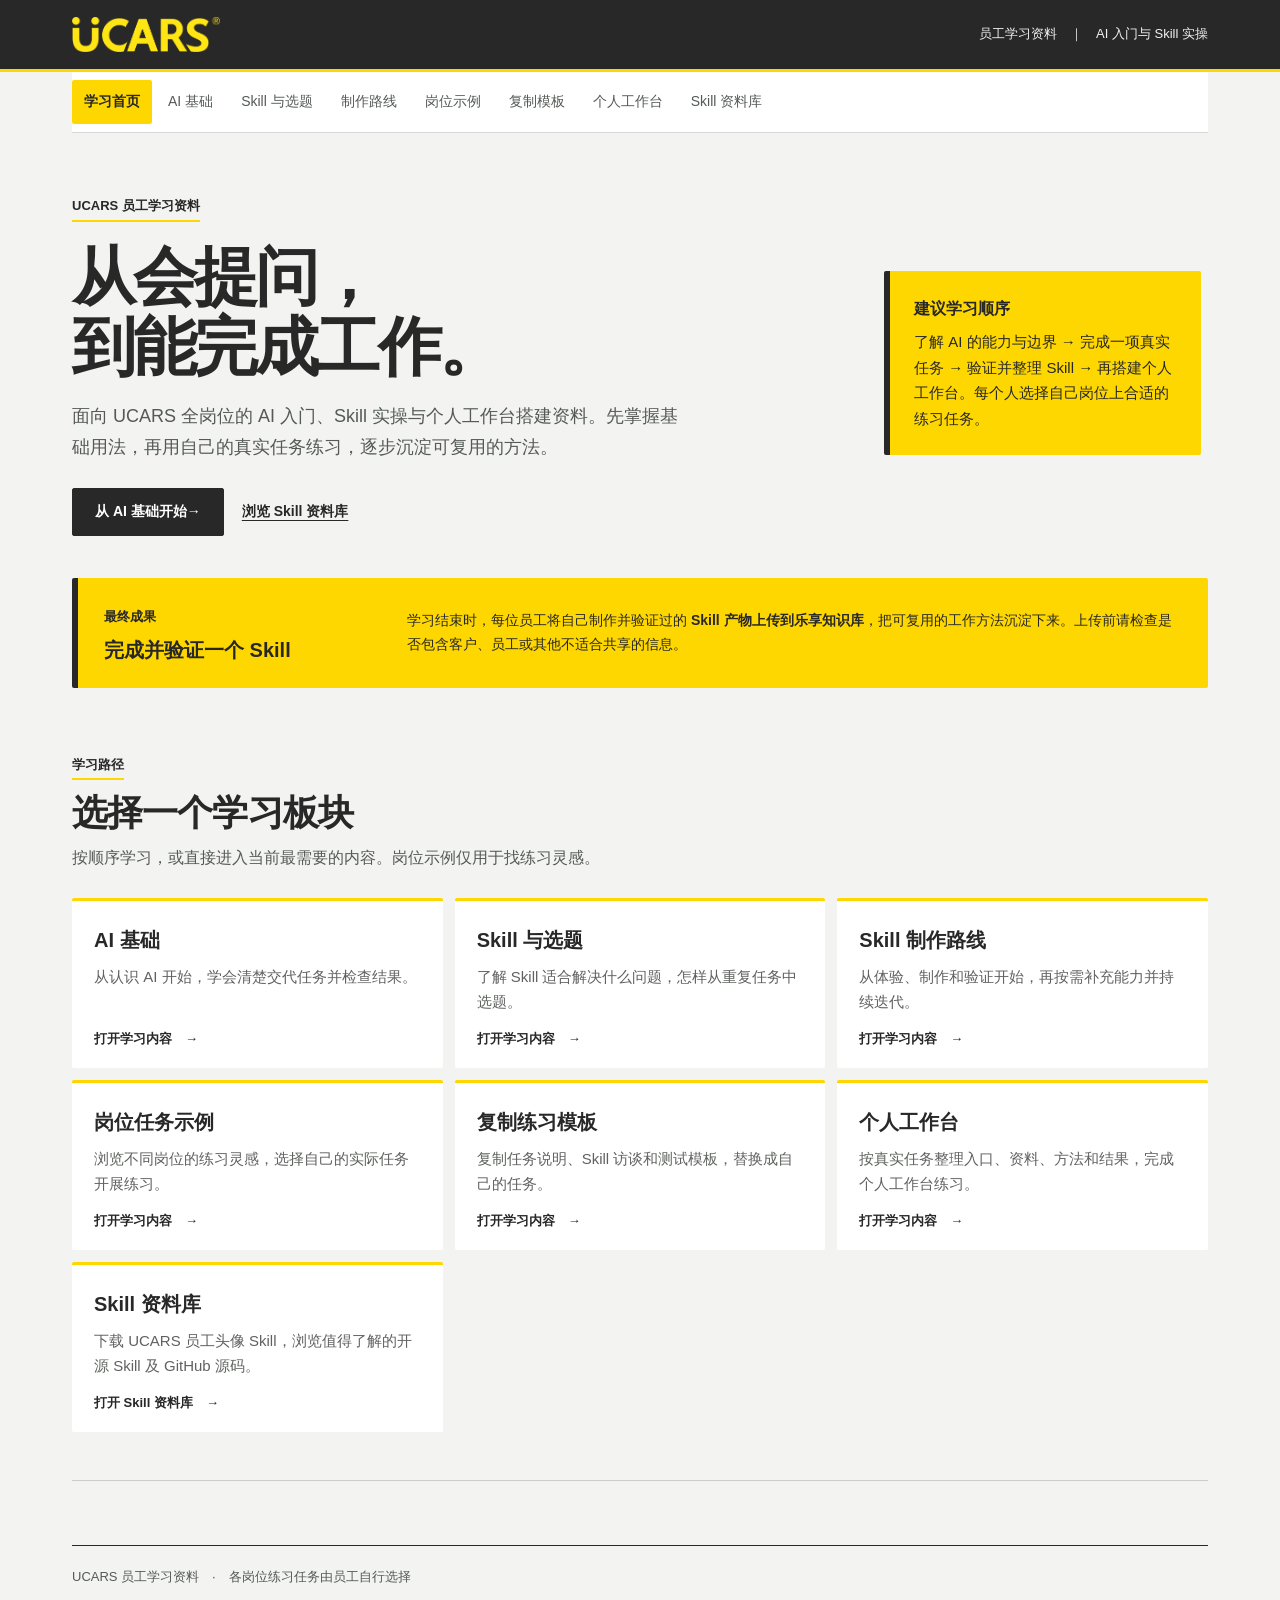
<file: index.html>
<!doctype html>
<html lang="zh-CN"><head><meta charset="utf-8"><meta name="viewport" content="width=device-width,initial-scale=1"><meta name="description" content="UCARS 全岗位 AI 入门、Skill 实操、个人工作台和可复用 Skill 资料。"><title>Employee Learning · yulin-ho</title><link rel="stylesheet" href="assets/site.css"></head><body>
<header class="shell top"><img src="assets/ucars-logo-yellow.png" alt="UCARS 官方标识"><span>员工学习资料　｜　AI 入门与 Skill 实操</span></header>
<div class="shell"><nav class="site-nav" aria-label="学习资料导航"><a href="index.html" aria-current="page">学习首页</a><a href="ai-basics.html">AI 基础</a><a href="skill-guide.html">Skill 与选题</a><a href="skill-practice.html">制作路线</a><a href="role-examples.html">岗位示例</a><a href="practice-templates.html">复制模板</a><a href="personal-workspace.html">个人工作台</a><a href="skills.html">Skill 资料库</a></nav><section class="intro"><div><div class="eyebrow">UCARS 员工学习资料</div><h1>从会提问，<br>到能完成工作。</h1><p>面向 UCARS 全岗位的 AI 入门、Skill 实操与个人工作台搭建资料。先掌握基础用法，再用自己的真实任务练习，逐步沉淀可复用的方法。</p><div class="hero-actions"><a class="hero-primary" href="ai-basics.html">从 AI 基础开始 <span aria-hidden="true">→</span></a><a class="hero-secondary" href="skills.html">浏览 Skill 资料库</a></div></div><aside class="priority"><strong>建议学习顺序</strong>了解 AI 的能力与边界 → 完成一项真实任务 → 验证并整理 Skill → 再搭建个人工作台。每个人选择自己岗位上合适的练习任务。</aside></section><section class="final-outcome"><div><div class="kicker">最终成果</div><h2>完成并验证一个 Skill</h2></div><p>学习结束时，每位员工将自己制作并验证过的 <strong>Skill 产物上传到乐享知识库</strong>，把可复用的工作方法沉淀下来。上传前请检查是否包含客户、员工或其他不适合共享的信息。</p></section><main><section class="section"><div class="head"><div class="kicker">学习路径</div><h2>选择一个学习板块</h2><p>按顺序学习，或直接进入当前最需要的内容。岗位示例仅用于找练习灵感。</p></div><div class="page-nav-grid"><a class="page-card" href="ai-basics.html"><strong>AI 基础</strong><span>从认识 AI 开始，学会清楚交代任务并检查结果。</span><em>打开学习内容　→</em></a><a class="page-card" href="skill-guide.html"><strong>Skill 与选题</strong><span>了解 Skill 适合解决什么问题，怎样从重复任务中选题。</span><em>打开学习内容　→</em></a><a class="page-card" href="skill-practice.html"><strong>Skill 制作路线</strong><span>从体验、制作和验证开始，再按需补充能力并持续迭代。</span><em>打开学习内容　→</em></a><a class="page-card" href="role-examples.html"><strong>岗位任务示例</strong><span>浏览不同岗位的练习灵感，选择自己的实际任务开展练习。</span><em>打开学习内容　→</em></a><a class="page-card" href="practice-templates.html"><strong>复制练习模板</strong><span>复制任务说明、Skill 访谈和测试模板，替换成自己的任务。</span><em>打开学习内容　→</em></a><a class="page-card" href="personal-workspace.html"><strong>个人工作台</strong><span>按真实任务整理入口、资料、方法和结果，完成个人工作台练习。</span><em>打开学习内容　→</em></a><a class="page-card" href="skills.html"><strong>Skill 资料库</strong><span>下载 UCARS 员工头像 Skill，浏览值得了解的开源 Skill 及 GitHub 源码。</span><em>打开 Skill 资料库　→</em></a></div></section></main><footer>UCARS 员工学习资料　·　各岗位练习任务由员工自行选择</footer></div></body></html>
</file>
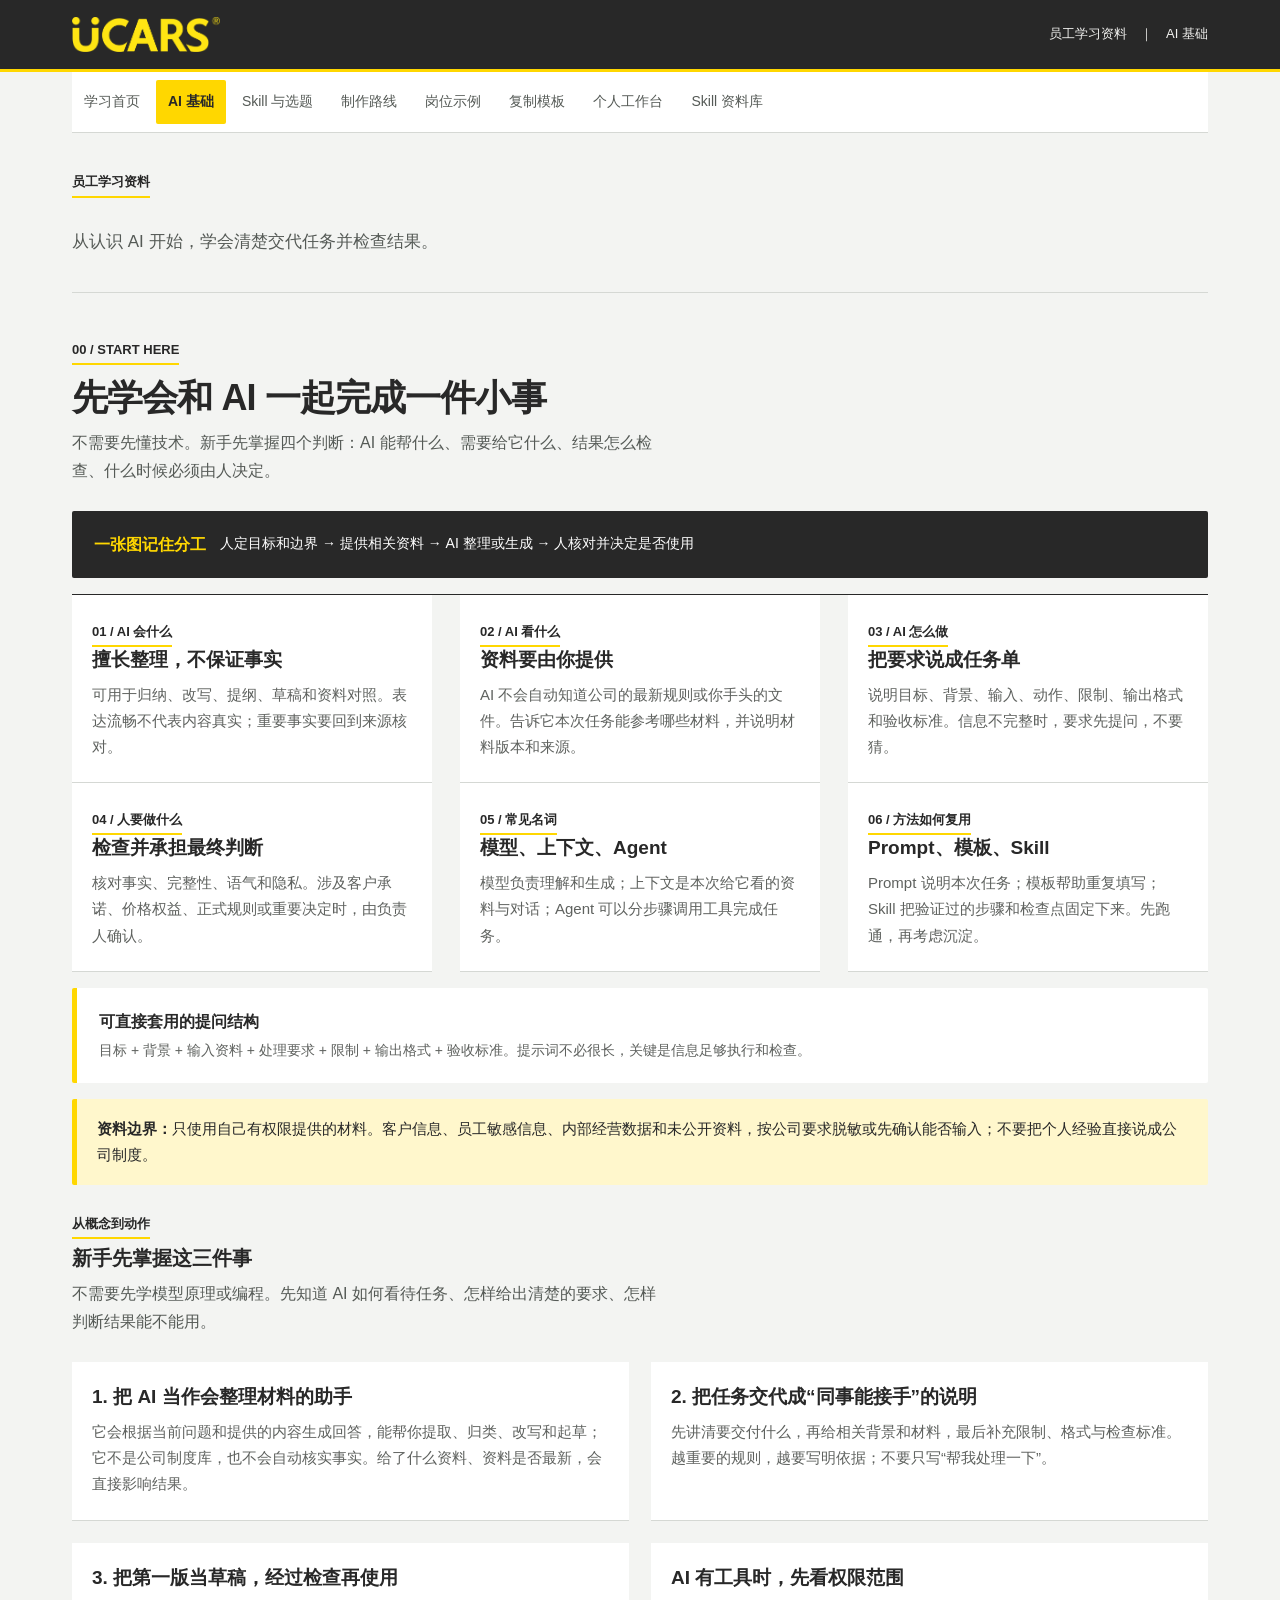
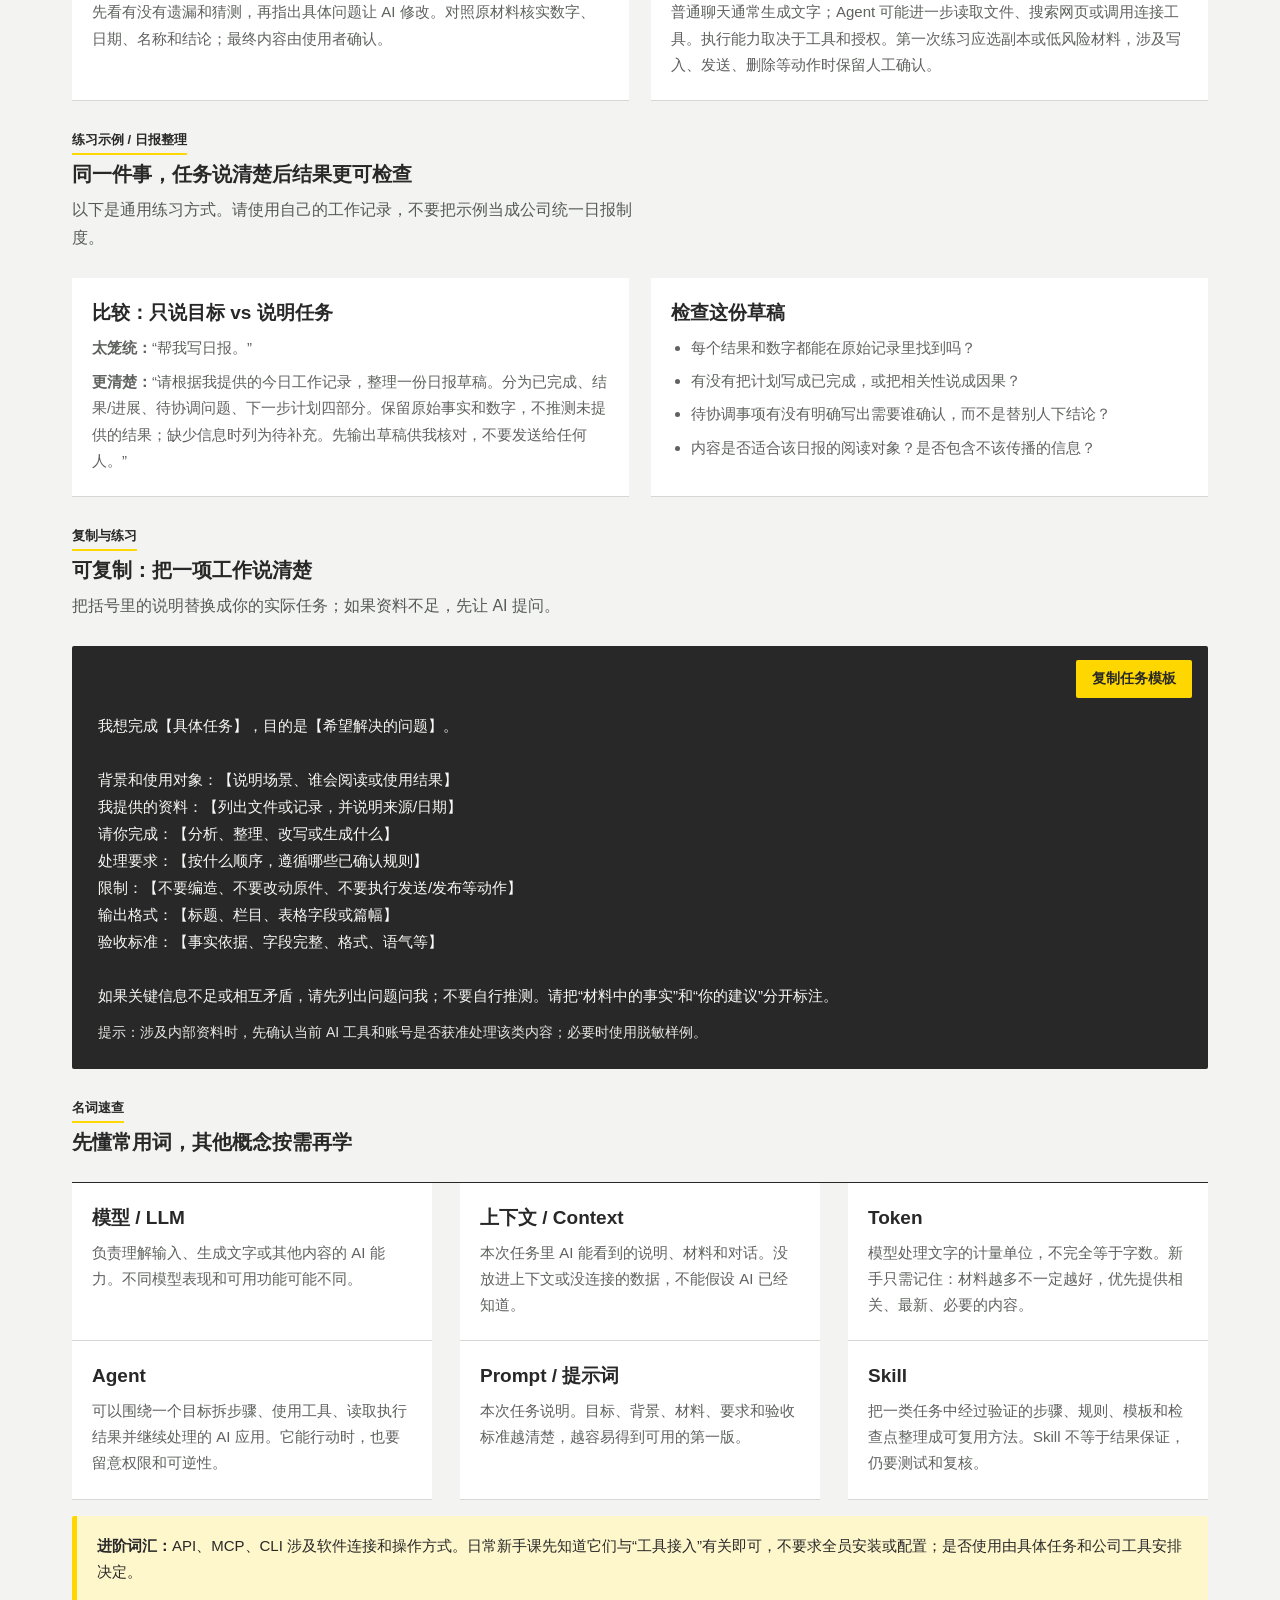
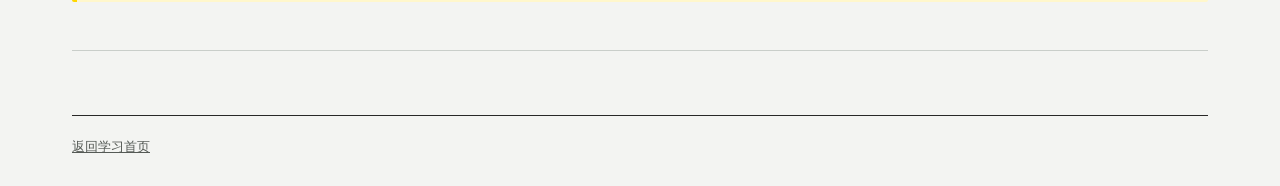
<file: ai-basics.html>
<!doctype html>
<html lang="zh-CN"><head><meta charset="utf-8"><meta name="viewport" content="width=device-width,initial-scale=1"><meta name="description" content="UCARS 员工学习资料：AI 基础。"><title>AI 基础 · UCARS AI 学习资料</title><link rel="stylesheet" href="assets/site.css"></head><body>
<header class="shell top"><a href="index.html" aria-label="返回学习首页"><img src="assets/ucars-logo-yellow.png" alt="UCARS 官方标识"></a><span>员工学习资料　｜　AI 基础</span></header>
<div class="shell"><nav class="site-nav" aria-label="学习资料导航"><a href="index.html">学习首页</a><a href="ai-basics.html" aria-current="page">AI 基础</a><a href="skill-guide.html">Skill 与选题</a><a href="skill-practice.html">制作路线</a><a href="role-examples.html">岗位示例</a><a href="practice-templates.html">复制模板</a><a href="personal-workspace.html">个人工作台</a><a href="skills.html">Skill 资料库</a></nav><div class="page-lead"><div class="eyebrow">员工学习资料</div><p>从认识 AI 开始，学会清楚交代任务并检查结果。</p></div><main><section class="section" id="basics"><div class="head"><div class="kicker">00 / START HERE</div><h2>先学会和 AI 一起完成一件小事</h2><p>不需要先懂技术。新手先掌握四个判断：AI 能帮什么、需要给它什么、结果怎么检查、什么时候必须由人决定。</p></div><div class="concept-intro"><strong>一张图记住分工</strong><span>人定目标和边界 → 提供相关资料 → AI 整理或生成 → 人核对并决定是否使用</span></div><div class="grid"><article class="card"><div class="kicker">01 / AI 会什么</div><h3>擅长整理，不保证事实</h3><p>可用于归纳、改写、提纲、草稿和资料对照。表达流畅不代表内容真实；重要事实要回到来源核对。</p></article><article class="card"><div class="kicker">02 / AI 看什么</div><h3>资料要由你提供</h3><p>AI 不会自动知道公司的最新规则或你手头的文件。告诉它本次任务能参考哪些材料，并说明材料版本和来源。</p></article><article class="card"><div class="kicker">03 / AI 怎么做</div><h3>把要求说成任务单</h3><p>说明目标、背景、输入、动作、限制、输出格式和验收标准。信息不完整时，要求先提问，不要猜。</p></article><article class="card"><div class="kicker">04 / 人要做什么</div><h3>检查并承担最终判断</h3><p>核对事实、完整性、语气和隐私。涉及客户承诺、价格权益、正式规则或重要决定时，由负责人确认。</p></article><article class="card"><div class="kicker">05 / 常见名词</div><h3>模型、上下文、Agent</h3><p>模型负责理解和生成；上下文是本次给它看的资料与对话；Agent 可以分步骤调用工具完成任务。</p></article><article class="card"><div class="kicker">06 / 方法如何复用</div><h3>Prompt、模板、Skill</h3><p>Prompt 说明本次任务；模板帮助重复填写；Skill 把验证过的步骤和检查点固定下来。先跑通，再考虑沉淀。</p></article></div><div class="formula"><strong>可直接套用的提问结构</strong><p>目标 + 背景 + 输入资料 + 处理要求 + 限制 + 输出格式 + 验收标准。提示词不必很长，关键是信息足够执行和检查。</p></div><div class="callout"><strong>资料边界：</strong>只使用自己有权限提供的材料。客户信息、员工敏感信息、内部经营数据和未公开资料，按公司要求脱敏或先确认能否输入；不要把个人经验直接说成公司制度。</div>
<div class="head" style="margin-top:24px"><div class="kicker">从概念到动作</div><h3 style="font-size:20px;margin:5px 0">新手先掌握这三件事</h3><p>不需要先学模型原理或编程。先知道 AI 如何看待任务、怎样给出清楚的要求、怎样判断结果能不能用。</p></div>
<div class="workbench"><article class="panel"><h3>1. 把 AI 当作会整理材料的助手</h3><p style="color:var(--muted);margin:0">它会根据当前问题和提供的内容生成回答，能帮你提取、归类、改写和起草；它不是公司制度库，也不会自动核实事实。给了什么资料、资料是否最新，会直接影响结果。</p></article><article class="panel"><h3>2. 把任务交代成“同事能接手”的说明</h3><p style="color:var(--muted);margin:0">先讲清要交付什么，再给相关背景和材料，最后补充限制、格式与检查标准。越重要的规则，越要写明依据；不要只写“帮我处理一下”。</p></article><article class="panel"><h3>3. 把第一版当草稿，经过检查再使用</h3><p style="color:var(--muted);margin:0">先看有没有遗漏和猜测，再指出具体问题让 AI 修改。对照原材料核实数字、日期、名称和结论；最终内容由使用者确认。</p></article><article class="panel"><h3>AI 有工具时，先看权限范围</h3><p style="color:var(--muted);margin:0">普通聊天通常生成文字；Agent 可能进一步读取文件、搜索网页或调用连接工具。执行能力取决于工具和授权。第一次练习应选副本或低风险材料，涉及写入、发送、删除等动作时保留人工确认。</p></article></div>
<div class="head" style="margin-top:24px"><div class="kicker">练习示例 / 日报整理</div><h3 style="font-size:20px;margin:5px 0">同一件事，任务说清楚后结果更可检查</h3><p>以下是通用练习方式。请使用自己的工作记录，不要把示例当成公司统一日报制度。</p></div>
<div class="workbench"><article class="panel"><h3>比较：只说目标 vs 说明任务</h3><p style="color:var(--muted);margin:0 0 8px"><strong>太笼统：</strong>“帮我写日报。”</p><p style="color:var(--muted);margin:0"><strong>更清楚：</strong>“请根据我提供的今日工作记录，整理一份日报草稿。分为已完成、结果/进展、待协调问题、下一步计划四部分。保留原始事实和数字，不推测未提供的结果；缺少信息时列为待补充。先输出草稿供我核对，不要发送给任何人。”</p></article><article class="panel"><h3>检查这份草稿</h3><ul><li>每个结果和数字都能在原始记录里找到吗？</li><li>有没有把计划写成已完成，或把相关性说成因果？</li><li>待协调事项有没有明确写出需要谁确认，而不是替别人下结论？</li><li>内容是否适合该日报的阅读对象？是否包含不该传播的信息？</li></ul></article></div>
<div class="head" style="margin-top:24px"><div class="kicker">复制与练习</div><h3 style="font-size:20px;margin:5px 0">可复制：把一项工作说清楚</h3><p>把括号里的说明替换成你的实际任务；如果资料不足，先让 AI 提问。</p></div>
<div class="prompt"><button class="copy" type="button" data-copy="basic-task-template">复制任务模板</button><pre id="basic-task-template">我想完成【具体任务】，目的是【希望解决的问题】。

背景和使用对象：【说明场景、谁会阅读或使用结果】
我提供的资料：【列出文件或记录，并说明来源/日期】
请你完成：【分析、整理、改写或生成什么】
处理要求：【按什么顺序，遵循哪些已确认规则】
限制：【不要编造、不要改动原件、不要执行发送/发布等动作】
输出格式：【标题、栏目、表格字段或篇幅】
验收标准：【事实依据、字段完整、格式、语气等】

如果关键信息不足或相互矛盾，请先列出问题问我；不要自行推测。请把“材料中的事实”和“你的建议”分开标注。</pre><div class="after">提示：涉及内部资料时，先确认当前 AI 工具和账号是否获准处理该类内容；必要时使用脱敏样例。</div></div>
<div class="head" style="margin-top:24px"><div class="kicker">名词速查</div><h3 style="font-size:20px;margin:5px 0">先懂常用词，其他概念按需再学</h3></div>
<div class="grid"><article class="card"><h3>模型 / LLM</h3><p>负责理解输入、生成文字或其他内容的 AI 能力。不同模型表现和可用功能可能不同。</p></article><article class="card"><h3>上下文 / Context</h3><p>本次任务里 AI 能看到的说明、材料和对话。没放进上下文或没连接的数据，不能假设 AI 已经知道。</p></article><article class="card"><h3>Token</h3><p>模型处理文字的计量单位，不完全等于字数。新手只需记住：材料越多不一定越好，优先提供相关、最新、必要的内容。</p></article><article class="card"><h3>Agent</h3><p>可以围绕一个目标拆步骤、使用工具、读取执行结果并继续处理的 AI 应用。它能行动时，也要留意权限和可逆性。</p></article><article class="card"><h3>Prompt / 提示词</h3><p>本次任务说明。目标、背景、材料、要求和验收标准越清楚，越容易得到可用的第一版。</p></article><article class="card"><h3>Skill</h3><p>把一类任务中经过验证的步骤、规则、模板和检查点整理成可复用方法。Skill 不等于结果保证，仍要测试和复核。</p></article></div>
<div class="callout"><strong>进阶词汇：</strong>API、MCP、CLI 涉及软件连接和操作方式。日常新手课先知道它们与“工具接入”有关即可，不要求全员安装或配置；是否使用由具体任务和公司工具安排决定。</div>
</section></main><footer><a href="index.html">返回学习首页</a></footer></div>
<script>document.querySelectorAll('[data-copy]').forEach(b=>b.addEventListener('click',async()=>{try{await navigator.clipboard.writeText(document.getElementById(b.dataset.copy).innerText);b.textContent='已复制';setTimeout(()=>b.textContent='复制模板',1600)}catch{b.textContent='请手动选择复制';setTimeout(()=>b.textContent='复制模板',2200)}}));</script></body></html>
</file>
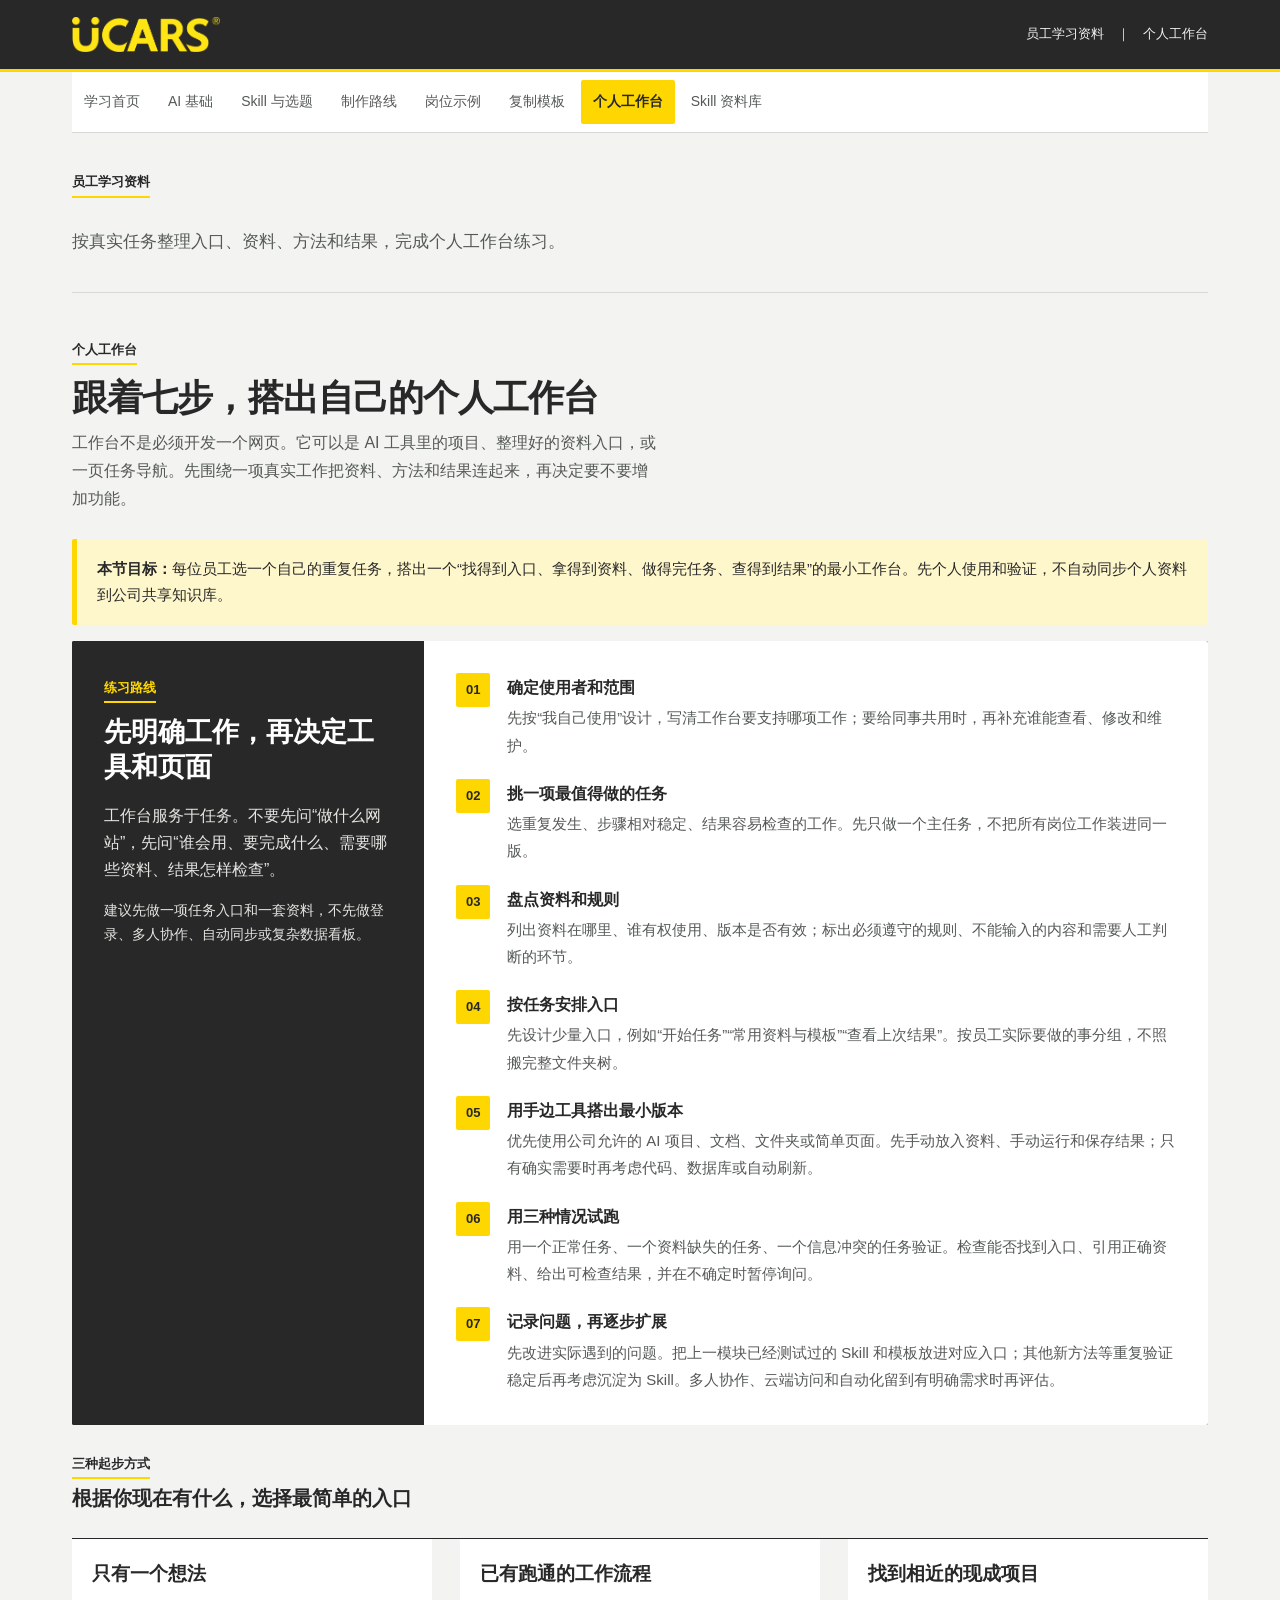
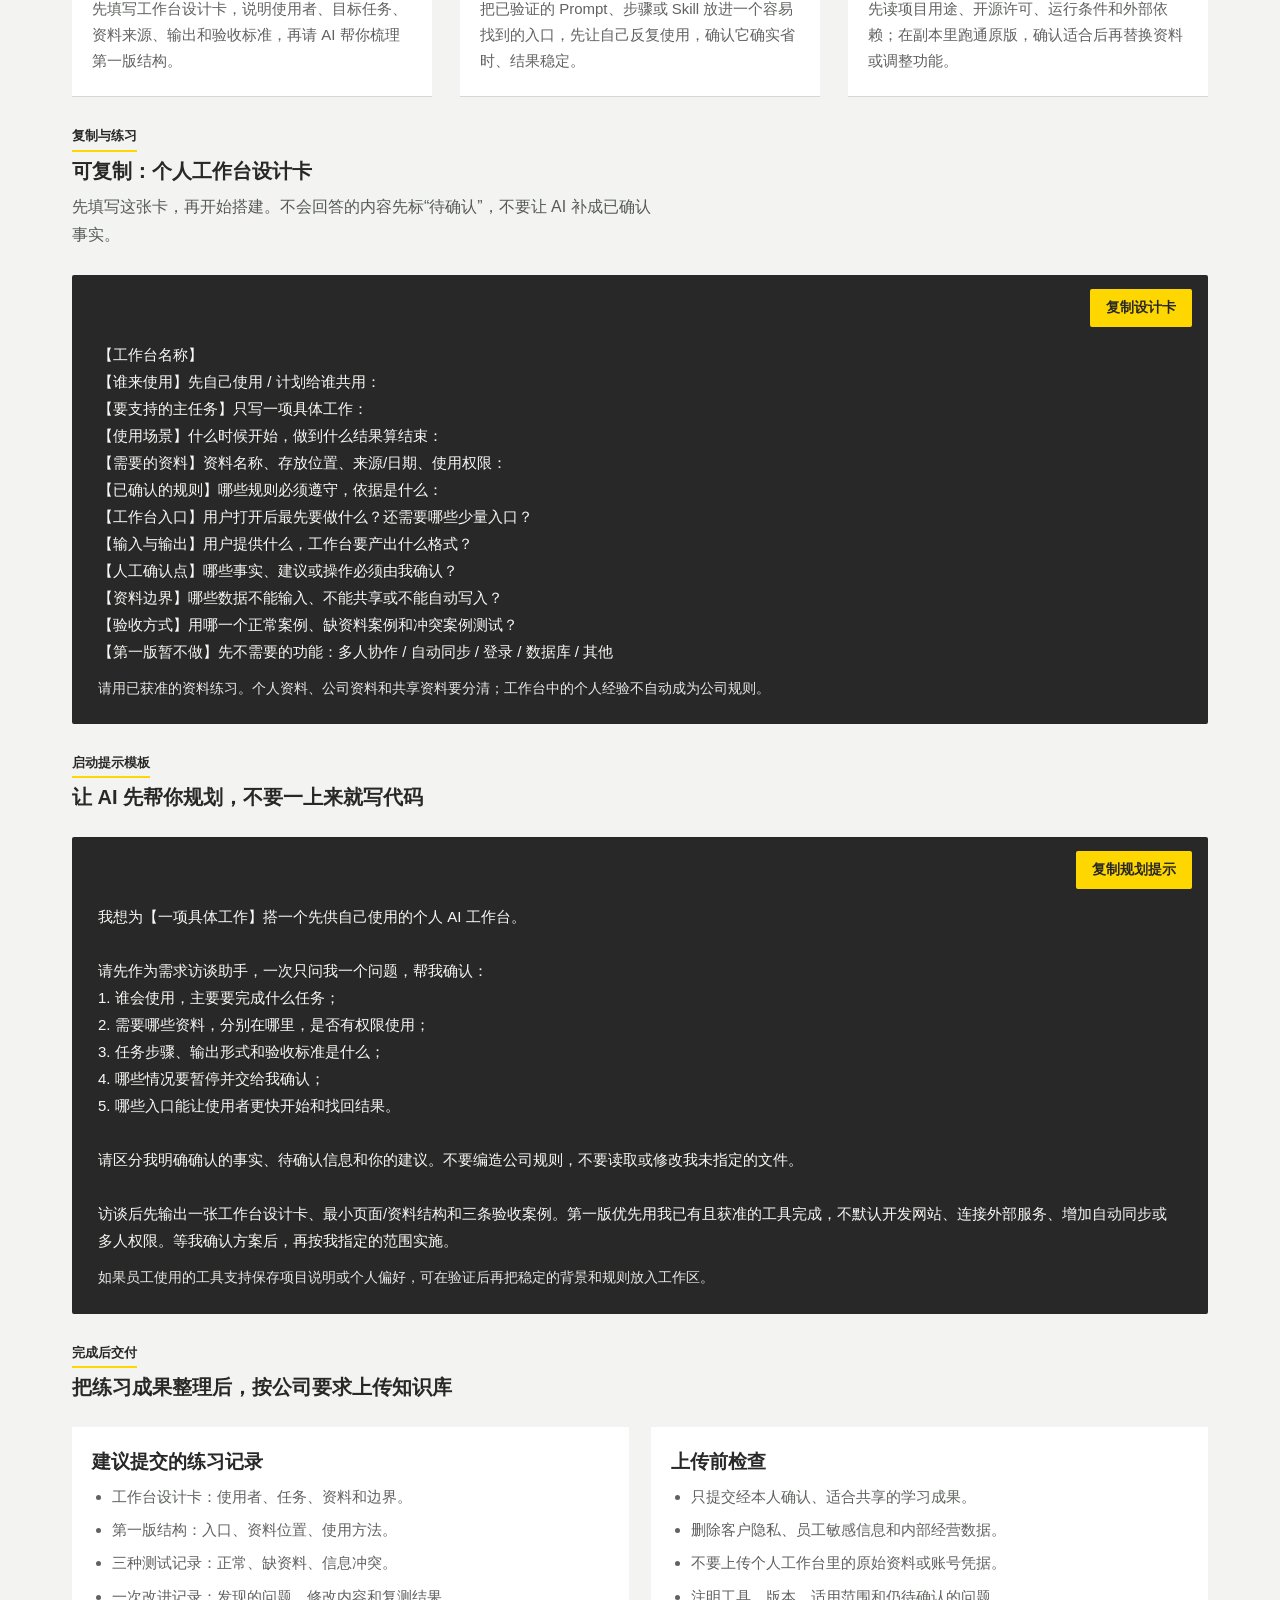
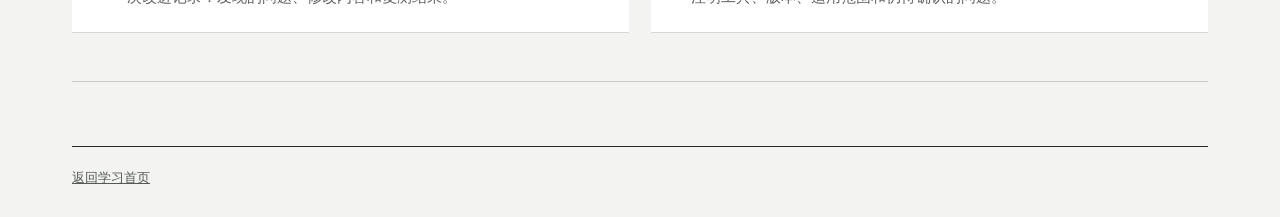
<file: personal-workspace.html>
<!doctype html>
<html lang="zh-CN"><head><meta charset="utf-8"><meta name="viewport" content="width=device-width,initial-scale=1"><meta name="description" content="UCARS 员工学习资料：个人工作台。"><title>个人工作台 · UCARS AI 学习资料</title><link rel="stylesheet" href="assets/site.css"></head><body>
<header class="shell top"><a href="index.html" aria-label="返回学习首页"><img src="assets/ucars-logo-yellow.png" alt="UCARS 官方标识"></a><span>员工学习资料　｜　个人工作台</span></header>
<div class="shell"><nav class="site-nav" aria-label="学习资料导航"><a href="index.html">学习首页</a><a href="ai-basics.html">AI 基础</a><a href="skill-guide.html">Skill 与选题</a><a href="skill-practice.html">制作路线</a><a href="role-examples.html">岗位示例</a><a href="practice-templates.html">复制模板</a><a href="personal-workspace.html" aria-current="page">个人工作台</a><a href="skills.html">Skill 资料库</a></nav><div class="page-lead"><div class="eyebrow">员工学习资料</div><p>按真实任务整理入口、资料、方法和结果，完成个人工作台练习。</p></div><main><section class="section" id="desk"><div class="head"><div class="kicker">个人工作台</div><h2>跟着七步，搭出自己的个人工作台</h2><p>工作台不是必须开发一个网页。它可以是 AI 工具里的项目、整理好的资料入口，或一页任务导航。先围绕一项真实工作把资料、方法和结果连起来，再决定要不要增加功能。</p></div><div class="callout"><strong>本节目标：</strong>每位员工选一个自己的重复任务，搭出一个“找得到入口、拿得到资料、做得完任务、查得到结果”的最小工作台。先个人使用和验证，不自动同步个人资料到公司共享知识库。</div><div class="feature" style="margin-top:16px"><div class="feature-copy"><div class="kicker">练习路线</div><h3>先明确工作，再决定工具和页面</h3><p>工作台服务于任务。不要先问“做什么网站”，先问“谁会用、要完成什么、需要哪些资料、结果怎样检查”。</p><div class="note">建议先做一项任务入口和一套资料，不先做登录、多人协作、自动同步或复杂数据看板。</div></div><div class="feature-body"><ol class="steps"><li><div><strong>确定使用者和范围</strong><span>先按“我自己使用”设计，写清工作台要支持哪项工作；要给同事共用时，再补充谁能查看、修改和维护。</span></div></li><li><div><strong>挑一项最值得做的任务</strong><span>选重复发生、步骤相对稳定、结果容易检查的工作。先只做一个主任务，不把所有岗位工作装进同一版。</span></div></li><li><div><strong>盘点资料和规则</strong><span>列出资料在哪里、谁有权使用、版本是否有效；标出必须遵守的规则、不能输入的内容和需要人工判断的环节。</span></div></li><li><div><strong>按任务安排入口</strong><span>先设计少量入口，例如“开始任务”“常用资料与模板”“查看上次结果”。按员工实际要做的事分组，不照搬完整文件夹树。</span></div></li><li><div><strong>用手边工具搭出最小版本</strong><span>优先使用公司允许的 AI 项目、文档、文件夹或简单页面。先手动放入资料、手动运行和保存结果；只有确实需要时再考虑代码、数据库或自动刷新。</span></div></li><li><div><strong>用三种情况试跑</strong><span>用一个正常任务、一个资料缺失的任务、一个信息冲突的任务验证。检查能否找到入口、引用正确资料、给出可检查结果，并在不确定时暂停询问。</span></div></li><li><div><strong>记录问题，再逐步扩展</strong><span>先改进实际遇到的问题。把上一模块已经测试过的 Skill 和模板放进对应入口；其他新方法等重复验证稳定后再考虑沉淀为 Skill。多人协作、云端访问和自动化留到有明确需求时再评估。</span></div></li></ol></div></div>
<div class="head" style="margin-top:24px"><div class="kicker">三种起步方式</div><h3 style="font-size:20px;margin:5px 0">根据你现在有什么，选择最简单的入口</h3></div><div class="grid"><article class="card"><h3>只有一个想法</h3><p>先填写工作台设计卡，说明使用者、目标任务、资料来源、输出和验收标准，再请 AI 帮你梳理第一版结构。</p></article><article class="card"><h3>已有跑通的工作流程</h3><p>把已验证的 Prompt、步骤或 Skill 放进一个容易找到的入口，先让自己反复使用，确认它确实省时、结果稳定。</p></article><article class="card"><h3>找到相近的现成项目</h3><p>先读项目用途、开源许可、运行条件和外部依赖；在副本里跑通原版，确认适合后再替换资料或调整功能。</p></article></div>
<div class="head" style="margin-top:24px"><div class="kicker">复制与练习</div><h3 style="font-size:20px;margin:5px 0">可复制：个人工作台设计卡</h3><p>先填写这张卡，再开始搭建。不会回答的内容先标“待确认”，不要让 AI 补成已确认事实。</p></div><div class="prompt"><button class="copy" type="button" data-copy="workspace-card">复制设计卡</button><pre id="workspace-card">【工作台名称】
【谁来使用】先自己使用 / 计划给谁共用：
【要支持的主任务】只写一项具体工作：
【使用场景】什么时候开始，做到什么结果算结束：
【需要的资料】资料名称、存放位置、来源/日期、使用权限：
【已确认的规则】哪些规则必须遵守，依据是什么：
【工作台入口】用户打开后最先要做什么？还需要哪些少量入口？
【输入与输出】用户提供什么，工作台要产出什么格式？
【人工确认点】哪些事实、建议或操作必须由我确认？
【资料边界】哪些数据不能输入、不能共享或不能自动写入？
【验收方式】用哪一个正常案例、缺资料案例和冲突案例测试？
【第一版暂不做】先不需要的功能：多人协作 / 自动同步 / 登录 / 数据库 / 其他</pre><div class="after">请用已获准的资料练习。个人资料、公司资料和共享资料要分清；工作台中的个人经验不自动成为公司规则。</div></div>
<div class="head" style="margin-top:24px"><div class="kicker">启动提示模板</div><h3 style="font-size:20px;margin:5px 0">让 AI 先帮你规划，不要一上来就写代码</h3></div><div class="prompt"><button class="copy" type="button" data-copy="workspace-start">复制规划提示</button><pre id="workspace-start">我想为【一项具体工作】搭一个先供自己使用的个人 AI 工作台。

请先作为需求访谈助手，一次只问我一个问题，帮我确认：
1. 谁会使用，主要要完成什么任务；
2. 需要哪些资料，分别在哪里，是否有权限使用；
3. 任务步骤、输出形式和验收标准是什么；
4. 哪些情况要暂停并交给我确认；
5. 哪些入口能让使用者更快开始和找回结果。

请区分我明确确认的事实、待确认信息和你的建议。不要编造公司规则，不要读取或修改我未指定的文件。

访谈后先输出一张工作台设计卡、最小页面/资料结构和三条验收案例。第一版优先用我已有且获准的工具完成，不默认开发网站、连接外部服务、增加自动同步或多人权限。等我确认方案后，再按我指定的范围实施。</pre><div class="after">如果员工使用的工具支持保存项目说明或个人偏好，可在验证后再把稳定的背景和规则放入工作区。</div></div>
<div class="head" style="margin-top:24px"><div class="kicker">完成后交付</div><h3 style="font-size:20px;margin:5px 0">把练习成果整理后，按公司要求上传知识库</h3></div><div class="workbench"><article class="panel"><h3>建议提交的练习记录</h3><ul><li>工作台设计卡：使用者、任务、资料和边界。</li><li>第一版结构：入口、资料位置、使用方法。</li><li>三种测试记录：正常、缺资料、信息冲突。</li><li>一次改进记录：发现的问题、修改内容和复测结果。</li></ul></article><article class="panel"><h3>上传前检查</h3><ul><li>只提交经本人确认、适合共享的学习成果。</li><li>删除客户隐私、员工敏感信息和内部经营数据。</li><li>不要上传个人工作台里的原始资料或账号凭据。</li><li>注明工具、版本、适用范围和仍待确认的问题。</li></ul></article></div></section></main><footer><a href="index.html">返回学习首页</a></footer></div>
<script>document.querySelectorAll('[data-copy]').forEach(b=>b.addEventListener('click',async()=>{try{await navigator.clipboard.writeText(document.getElementById(b.dataset.copy).innerText);b.textContent='已复制';setTimeout(()=>b.textContent='复制模板',1600)}catch{b.textContent='请手动选择复制';setTimeout(()=>b.textContent='复制模板',2200)}}));</script></body></html>
</file>
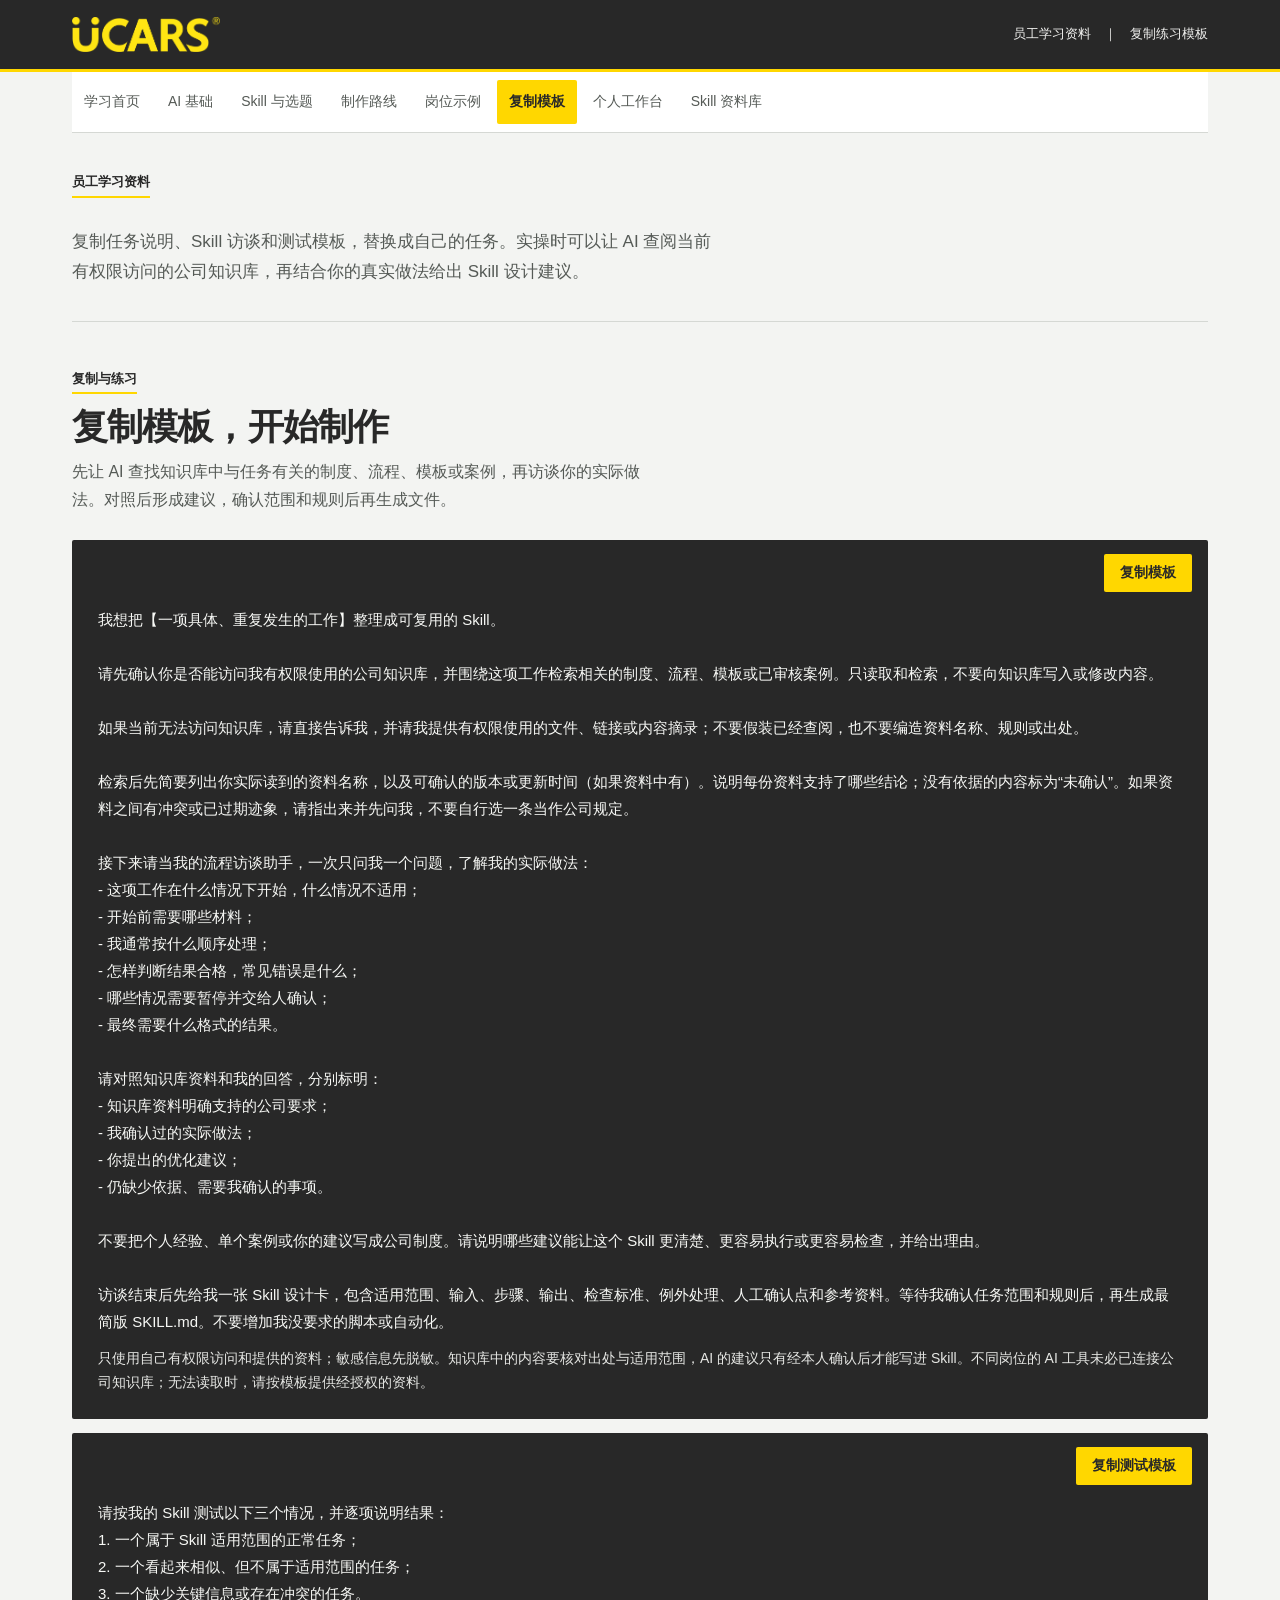
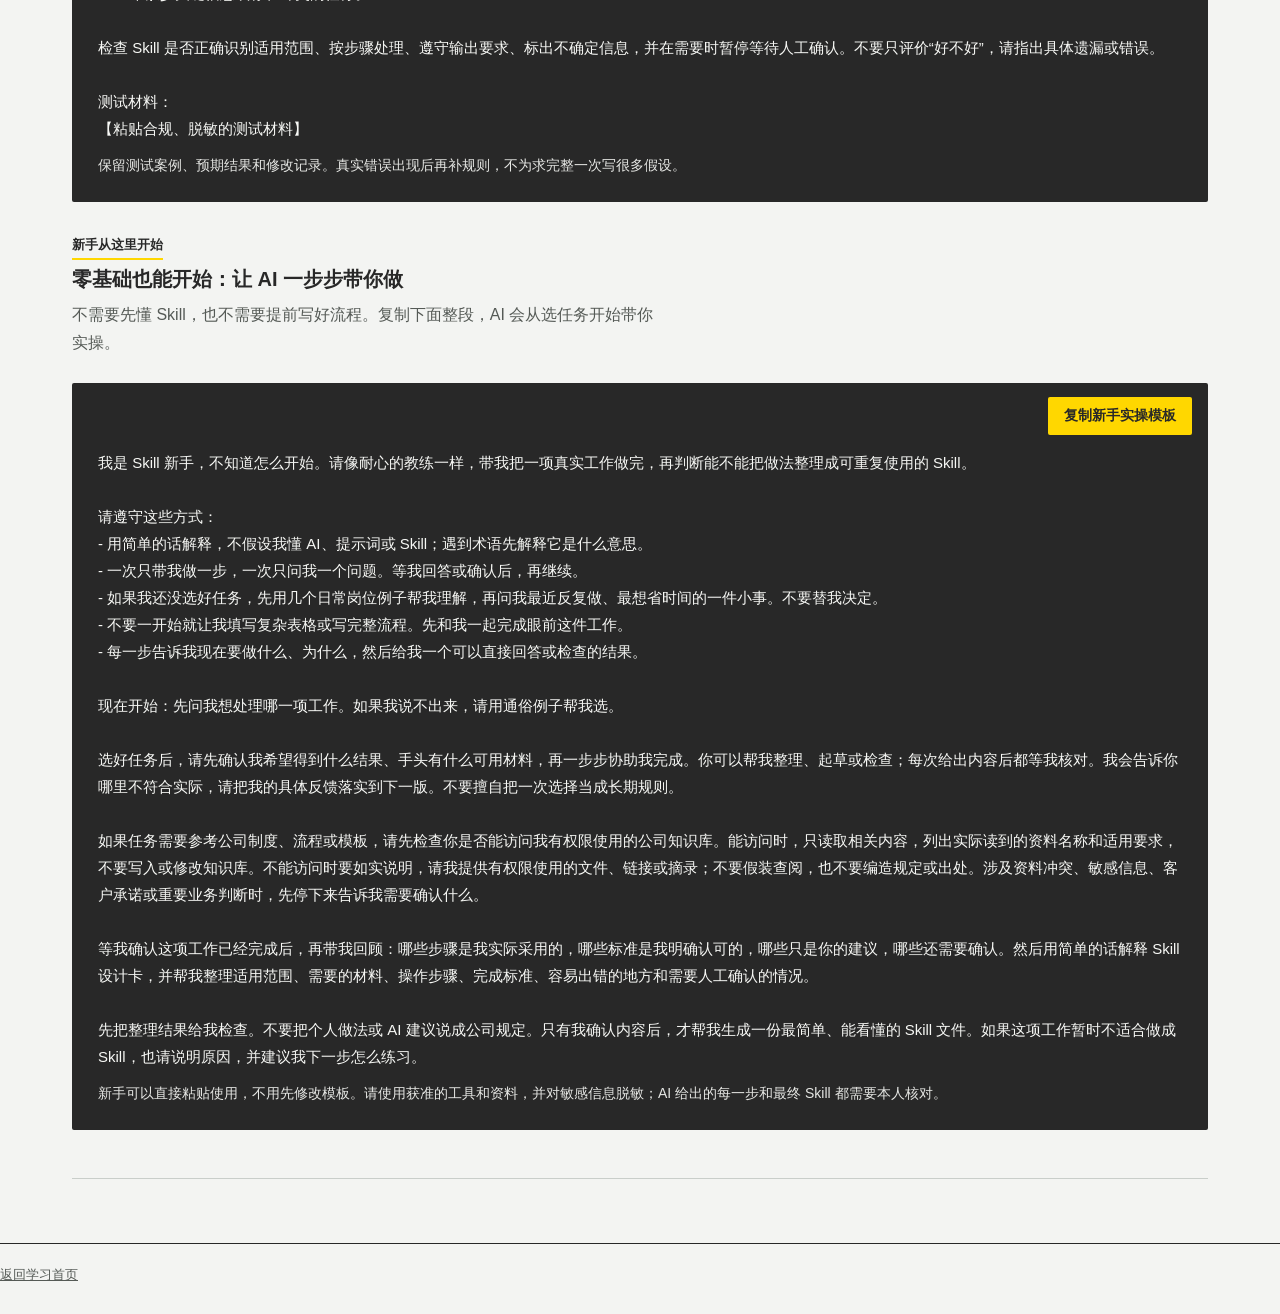
<file: practice-templates.html>
<!doctype html>
<html lang="zh-CN"><head><meta charset="utf-8"><meta name="viewport" content="width=device-width,initial-scale=1"><meta name="description" content="UCARS 员工学习资料：复制练习模板。"><title>复制练习模板 · UCARS AI 学习资料</title><link rel="stylesheet" href="assets/site.css"></head><body>
<header class="shell top"><a href="index.html" aria-label="返回学习首页"><img src="assets/ucars-logo-yellow.png" alt="UCARS 官方标识"></a><span>员工学习资料　｜　复制练习模板</span></header>
<div class="shell"><nav class="site-nav" aria-label="学习资料导航"><a href="index.html">学习首页</a><a href="ai-basics.html">AI 基础</a><a href="skill-guide.html">Skill 与选题</a><a href="skill-practice.html">制作路线</a><a href="role-examples.html">岗位示例</a><a href="practice-templates.html" aria-current="page">复制模板</a><a href="personal-workspace.html">个人工作台</a><a href="skills.html">Skill 资料库</a></nav><div class="page-lead"><div class="eyebrow">员工学习资料</div><p>复制任务说明、Skill 访谈和测试模板，替换成自己的任务。实操时可以让 AI 查阅当前有权限访问的公司知识库，再结合你的真实做法给出 Skill 设计建议。</p></div><main><section class="section" id="prompt"><div class="head"><div class="kicker">复制与练习</div><h2>复制模板，开始制作</h2><p>先让 AI 查找知识库中与任务有关的制度、流程、模板或案例，再访谈你的实际做法。对照后形成建议，确认范围和规则后再生成文件。</p></div><div class="prompt"><button class="copy" type="button" data-copy="skill-template">复制模板</button><pre id="skill-template">我想把【一项具体、重复发生的工作】整理成可复用的 Skill。

请先确认你是否能访问我有权限使用的公司知识库，并围绕这项工作检索相关的制度、流程、模板或已审核案例。只读取和检索，不要向知识库写入或修改内容。

如果当前无法访问知识库，请直接告诉我，并请我提供有权限使用的文件、链接或内容摘录；不要假装已经查阅，也不要编造资料名称、规则或出处。

检索后先简要列出你实际读到的资料名称，以及可确认的版本或更新时间（如果资料中有）。说明每份资料支持了哪些结论；没有依据的内容标为“未确认”。如果资料之间有冲突或已过期迹象，请指出来并先问我，不要自行选一条当作公司规定。

接下来请当我的流程访谈助手，一次只问我一个问题，了解我的实际做法：
- 这项工作在什么情况下开始，什么情况不适用；
- 开始前需要哪些材料；
- 我通常按什么顺序处理；
- 怎样判断结果合格，常见错误是什么；
- 哪些情况需要暂停并交给人确认；
- 最终需要什么格式的结果。

请对照知识库资料和我的回答，分别标明：
- 知识库资料明确支持的公司要求；
- 我确认过的实际做法；
- 你提出的优化建议；
- 仍缺少依据、需要我确认的事项。

不要把个人经验、单个案例或你的建议写成公司制度。请说明哪些建议能让这个 Skill 更清楚、更容易执行或更容易检查，并给出理由。

访谈结束后先给我一张 Skill 设计卡，包含适用范围、输入、步骤、输出、检查标准、例外处理、人工确认点和参考资料。等待我确认任务范围和规则后，再生成最简版 SKILL.md。不要增加我没要求的脚本或自动化。</pre><div class="after">只使用自己有权限访问和提供的资料；敏感信息先脱敏。知识库中的内容要核对出处与适用范围，AI 的建议只有经本人确认后才能写进 Skill。不同岗位的 AI 工具未必已连接公司知识库；无法读取时，请按模板提供经授权的资料。</div></div><div class="prompt" style="margin-top:14px"><button class="copy" type="button" data-copy="test-template">复制测试模板</button><pre id="test-template">请按我的 Skill 测试以下三个情况，并逐项说明结果：
1. 一个属于 Skill 适用范围的正常任务；
2. 一个看起来相似、但不属于适用范围的任务；
3. 一个缺少关键信息或存在冲突的任务。

检查 Skill 是否正确识别适用范围、按步骤处理、遵守输出要求、标出不确定信息，并在需要时暂停等待人工确认。不要只评价“好不好”，请指出具体遗漏或错误。

测试材料：
【粘贴合规、脱敏的测试材料】</pre><div class="after">保留测试案例、预期结果和修改记录。真实错误出现后再补规则，不为求完整一次写很多假设。</div></div><div class="head" style="margin-top:28px"><div class="kicker">新手从这里开始</div><h3 style="font-size:20px;margin:5px 0">零基础也能开始：让 AI 一步步带你做</h3><p>不需要先懂 Skill，也不需要提前写好流程。复制下面整段，AI 会从选任务开始带你实操。</p></div><div class="prompt"><button class="copy" type="button" data-copy="guided-template">复制新手实操模板</button><pre id="guided-template">我是 Skill 新手，不知道怎么开始。请像耐心的教练一样，带我把一项真实工作做完，再判断能不能把做法整理成可重复使用的 Skill。

请遵守这些方式：
- 用简单的话解释，不假设我懂 AI、提示词或 Skill；遇到术语先解释它是什么意思。
- 一次只带我做一步，一次只问我一个问题。等我回答或确认后，再继续。
- 如果我还没选好任务，先用几个日常岗位例子帮我理解，再问我最近反复做、最想省时间的一件小事。不要替我决定。
- 不要一开始就让我填写复杂表格或写完整流程。先和我一起完成眼前这件工作。
- 每一步告诉我现在要做什么、为什么，然后给我一个可以直接回答或检查的结果。

现在开始：先问我想处理哪一项工作。如果我说不出来，请用通俗例子帮我选。

选好任务后，请先确认我希望得到什么结果、手头有什么可用材料，再一步步协助我完成。你可以帮我整理、起草或检查；每次给出内容后都等我核对。我会告诉你哪里不符合实际，请把我的具体反馈落实到下一版。不要擅自把一次选择当成长期规则。

如果任务需要参考公司制度、流程或模板，请先检查你是否能访问我有权限使用的公司知识库。能访问时，只读取相关内容，列出实际读到的资料名称和适用要求，不要写入或修改知识库。不能访问时要如实说明，请我提供有权限使用的文件、链接或摘录；不要假装查阅，也不要编造规定或出处。涉及资料冲突、敏感信息、客户承诺或重要业务判断时，先停下来告诉我需要确认什么。

等我确认这项工作已经完成后，再带我回顾：哪些步骤是我实际采用的，哪些标准是我明确认可的，哪些只是你的建议，哪些还需要确认。然后用简单的话解释 Skill 设计卡，并帮我整理适用范围、需要的材料、操作步骤、完成标准、容易出错的地方和需要人工确认的情况。

先把整理结果给我检查。不要把个人做法或 AI 建议说成公司规定。只有我确认内容后，才帮我生成一份最简单、能看懂的 Skill 文件。如果这项工作暂时不适合做成 Skill，也请说明原因，并建议我下一步怎么练习。</pre><div class="after">新手可以直接粘贴使用，不用先修改模板。请使用获准的工具和资料，并对敏感信息脱敏；AI 给出的每一步和最终 Skill 都需要本人核对。</div></div></div></section></main><footer><a href="index.html">返回学习首页</a></footer></div>
<script>document.querySelectorAll('[data-copy]').forEach(b=>b.addEventListener('click',async()=>{try{await navigator.clipboard.writeText(document.getElementById(b.dataset.copy).innerText);b.textContent='已复制';setTimeout(()=>b.textContent='复制模板',1600)}catch{b.textContent='请手动选择复制';setTimeout(()=>b.textContent='复制模板',2200)}}));</script></body></html>
</file>
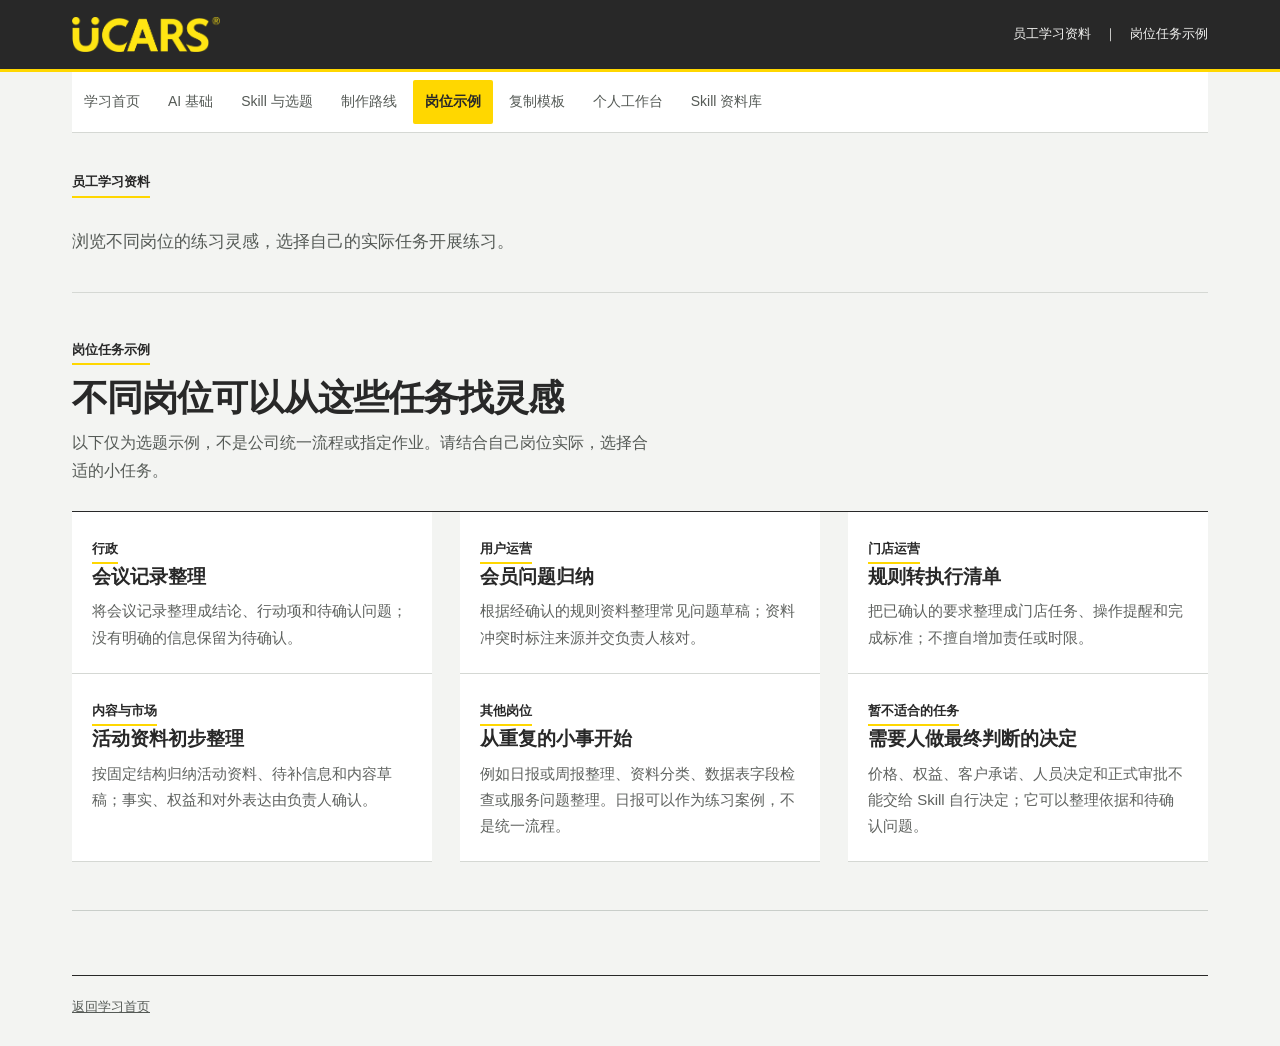
<file: role-examples.html>
<!doctype html>
<html lang="zh-CN"><head><meta charset="utf-8"><meta name="viewport" content="width=device-width,initial-scale=1"><meta name="description" content="UCARS 员工学习资料：岗位任务示例。"><title>岗位任务示例 · UCARS AI 学习资料</title><link rel="stylesheet" href="assets/site.css"></head><body>
<header class="shell top"><a href="index.html" aria-label="返回学习首页"><img src="assets/ucars-logo-yellow.png" alt="UCARS 官方标识"></a><span>员工学习资料　｜　岗位任务示例</span></header>
<div class="shell"><nav class="site-nav" aria-label="学习资料导航"><a href="index.html">学习首页</a><a href="ai-basics.html">AI 基础</a><a href="skill-guide.html">Skill 与选题</a><a href="skill-practice.html">制作路线</a><a href="role-examples.html" aria-current="page">岗位示例</a><a href="practice-templates.html">复制模板</a><a href="personal-workspace.html">个人工作台</a><a href="skills.html">Skill 资料库</a></nav><div class="page-lead"><div class="eyebrow">员工学习资料</div><p>浏览不同岗位的练习灵感，选择自己的实际任务开展练习。</p></div><main><section class="section" id="roles"><div class="head"><div class="kicker">岗位任务示例</div><h2>不同岗位可以从这些任务找灵感</h2><p>以下仅为选题示例，不是公司统一流程或指定作业。请结合自己岗位实际，选择合适的小任务。</p></div><div class="grid"><article class="card"><div class="kicker">行政</div><h3>会议记录整理</h3><p>将会议记录整理成结论、行动项和待确认问题；没有明确的信息保留为待确认。</p></article><article class="card"><div class="kicker">用户运营</div><h3>会员问题归纳</h3><p>根据经确认的规则资料整理常见问题草稿；资料冲突时标注来源并交负责人核对。</p></article><article class="card"><div class="kicker">门店运营</div><h3>规则转执行清单</h3><p>把已确认的要求整理成门店任务、操作提醒和完成标准；不擅自增加责任或时限。</p></article><article class="card"><div class="kicker">内容与市场</div><h3>活动资料初步整理</h3><p>按固定结构归纳活动资料、待补信息和内容草稿；事实、权益和对外表达由负责人确认。</p></article><article class="card"><div class="kicker">其他岗位</div><h3>从重复的小事开始</h3><p>例如日报或周报整理、资料分类、数据表字段检查或服务问题整理。日报可以作为练习案例，不是统一流程。</p></article><article class="card"><div class="kicker">暂不适合的任务</div><h3>需要人做最终判断的决定</h3><p>价格、权益、客户承诺、人员决定和正式审批不能交给 Skill 自行决定；它可以整理依据和待确认问题。</p></article></div></section></main><footer><a href="index.html">返回学习首页</a></footer></div>
<script>document.querySelectorAll('[data-copy]').forEach(b=>b.addEventListener('click',async()=>{try{await navigator.clipboard.writeText(document.getElementById(b.dataset.copy).innerText);b.textContent='已复制';setTimeout(()=>b.textContent='复制模板',1600)}catch{b.textContent='请手动选择复制';setTimeout(()=>b.textContent='复制模板',2200)}}));</script></body></html>
</file>
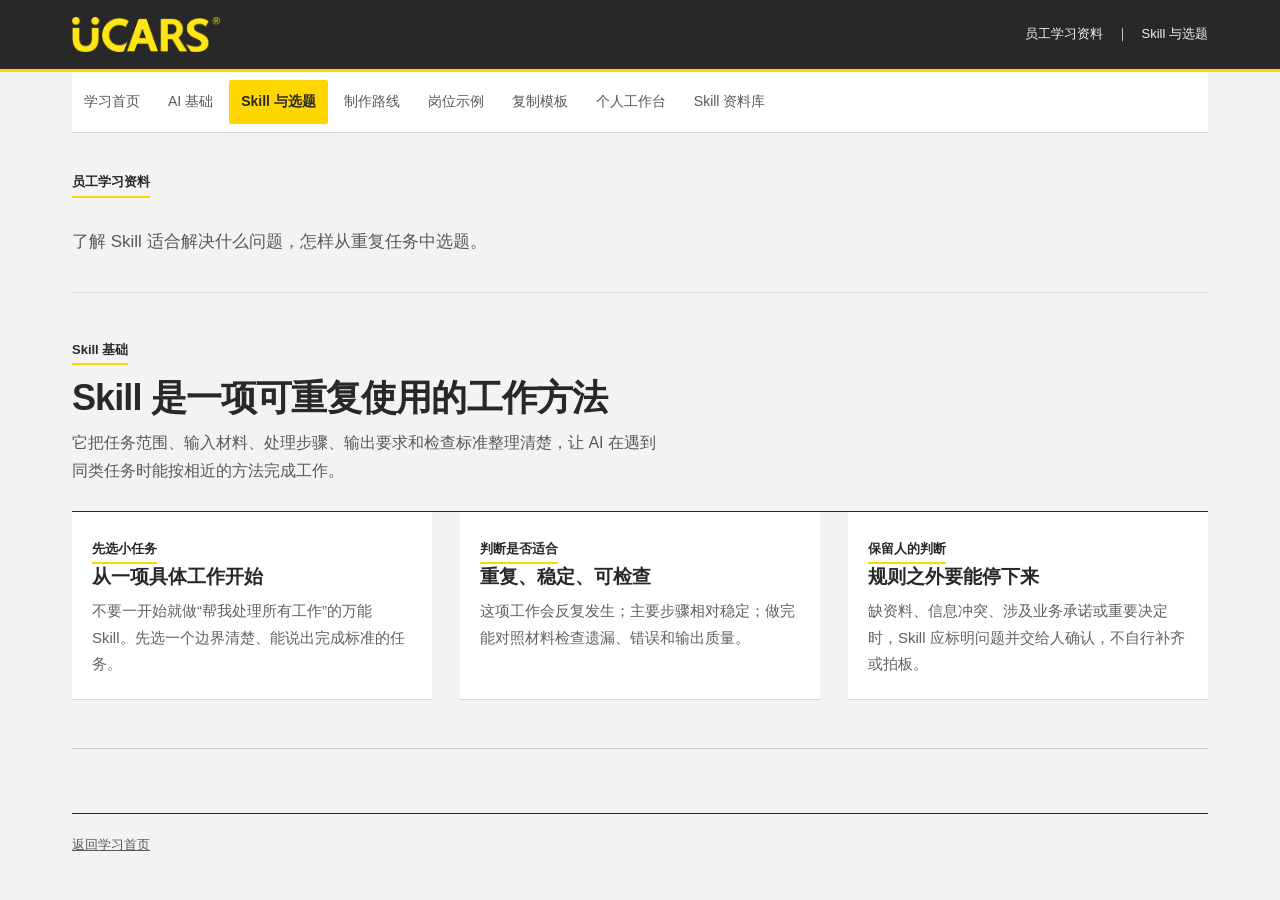
<file: skill-guide.html>
<!doctype html>
<html lang="zh-CN"><head><meta charset="utf-8"><meta name="viewport" content="width=device-width,initial-scale=1"><meta name="description" content="UCARS 员工学习资料：Skill 与选题。"><title>Skill 与选题 · UCARS AI 学习资料</title><link rel="stylesheet" href="assets/site.css"></head><body>
<header class="shell top"><a href="index.html" aria-label="返回学习首页"><img src="assets/ucars-logo-yellow.png" alt="UCARS 官方标识"></a><span>员工学习资料　｜　Skill 与选题</span></header>
<div class="shell"><nav class="site-nav" aria-label="学习资料导航"><a href="index.html">学习首页</a><a href="ai-basics.html">AI 基础</a><a href="skill-guide.html" aria-current="page">Skill 与选题</a><a href="skill-practice.html">制作路线</a><a href="role-examples.html">岗位示例</a><a href="practice-templates.html">复制模板</a><a href="personal-workspace.html">个人工作台</a><a href="skills.html">Skill 资料库</a></nav><div class="page-lead"><div class="eyebrow">员工学习资料</div><p>了解 Skill 适合解决什么问题，怎样从重复任务中选题。</p></div><main><section class="section" id="skill"><div class="head"><div class="kicker">Skill 基础</div><h2>Skill 是一项可重复使用的工作方法</h2><p>它把任务范围、输入材料、处理步骤、输出要求和检查标准整理清楚，让 AI 在遇到同类任务时能按相近的方法完成工作。</p></div><div class="grid"><article class="card"><div class="kicker">先选小任务</div><h3>从一项具体工作开始</h3><p>不要一开始就做“帮我处理所有工作”的万能 Skill。先选一个边界清楚、能说出完成标准的任务。</p></article><article class="card"><div class="kicker">判断是否适合</div><h3>重复、稳定、可检查</h3><p>这项工作会反复发生；主要步骤相对稳定；做完能对照材料检查遗漏、错误和输出质量。</p></article><article class="card"><div class="kicker">保留人的判断</div><h3>规则之外要能停下来</h3><p>缺资料、信息冲突、涉及业务承诺或重要决定时，Skill 应标明问题并交给人确认，不自行补齐或拍板。</p></article></div></section></main><footer><a href="index.html">返回学习首页</a></footer></div>
<script>document.querySelectorAll('[data-copy]').forEach(b=>b.addEventListener('click',async()=>{try{await navigator.clipboard.writeText(document.getElementById(b.dataset.copy).innerText);b.textContent='已复制';setTimeout(()=>b.textContent='复制模板',1600)}catch{b.textContent='请手动选择复制';setTimeout(()=>b.textContent='复制模板',2200)}}));</script></body></html>
</file>
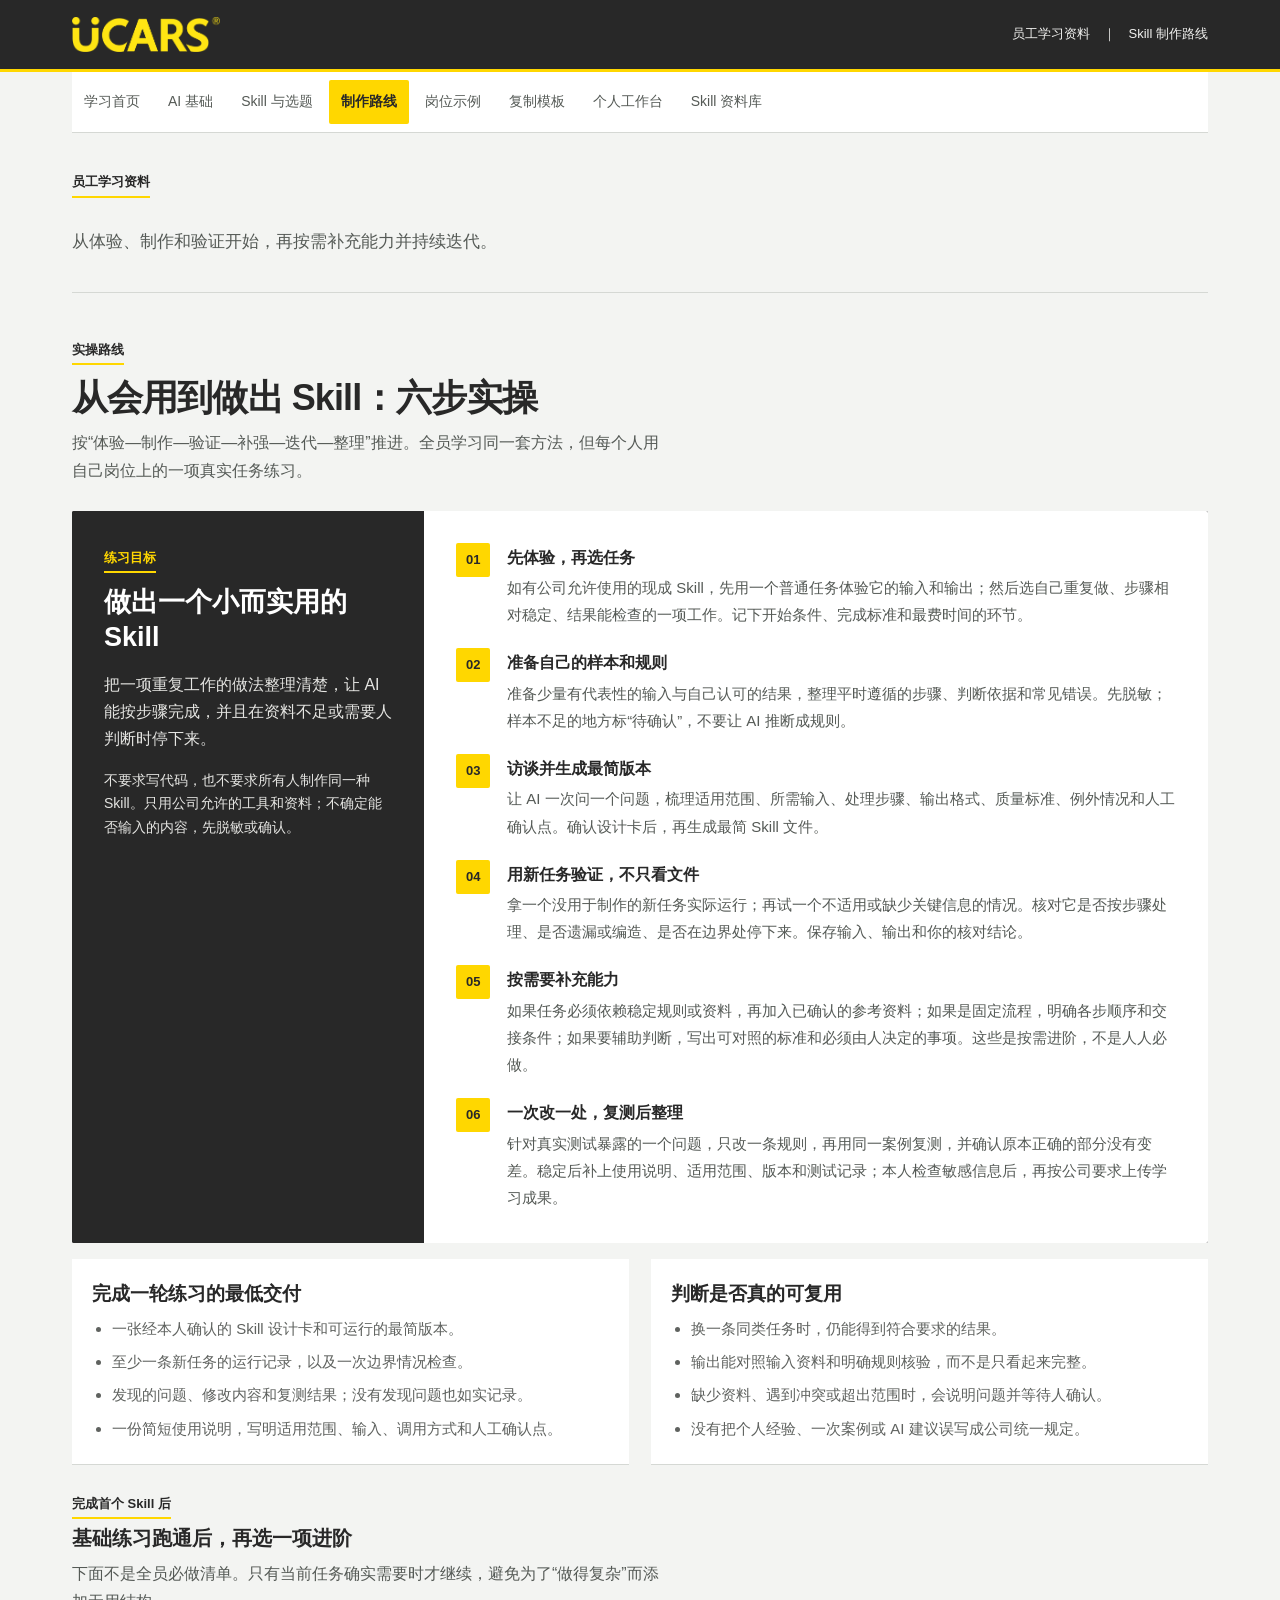
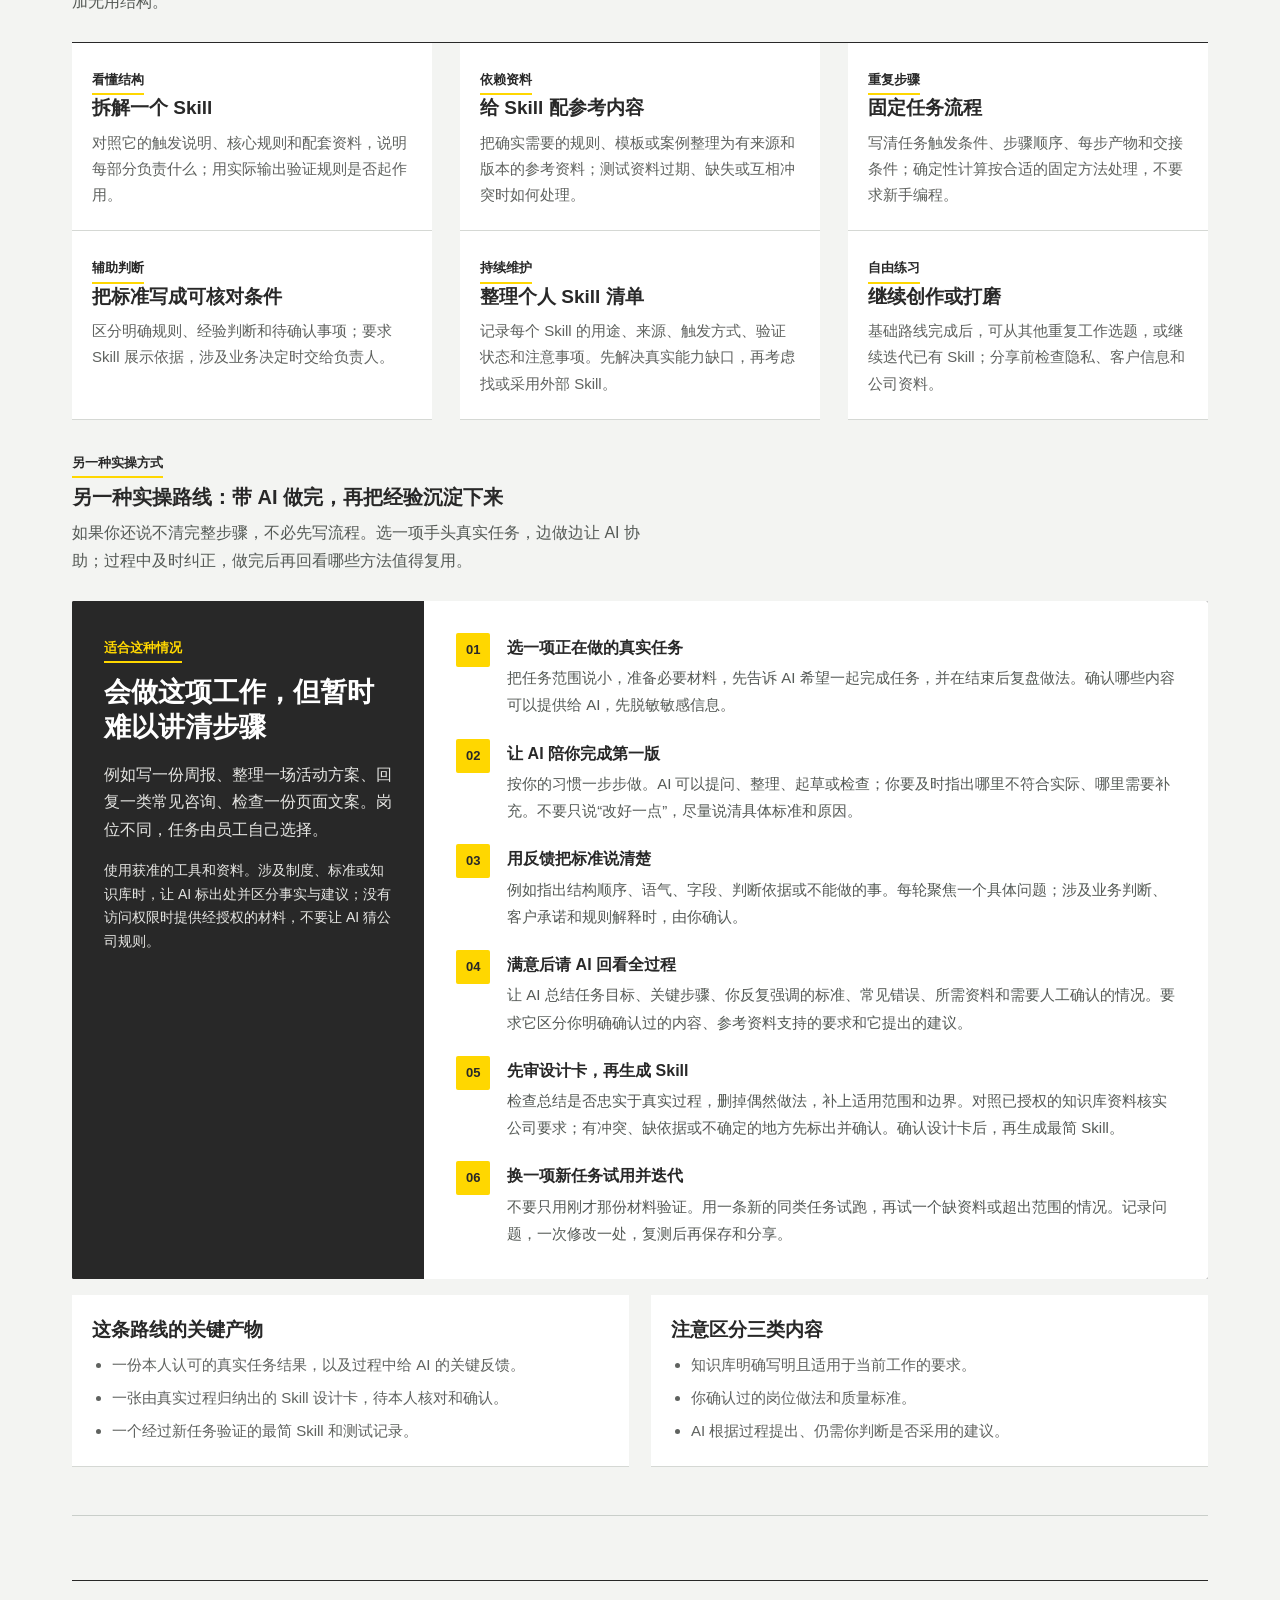
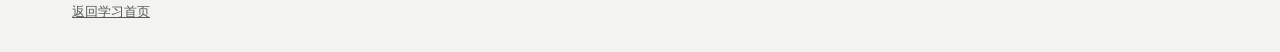
<file: skill-practice.html>
<!doctype html>
<html lang="zh-CN"><head><meta charset="utf-8"><meta name="viewport" content="width=device-width,initial-scale=1"><meta name="description" content="UCARS 员工学习资料：Skill 制作路线。"><title>Skill 制作路线 · UCARS AI 学习资料</title><link rel="stylesheet" href="assets/site.css"></head><body>
<header class="shell top"><a href="index.html" aria-label="返回学习首页"><img src="assets/ucars-logo-yellow.png" alt="UCARS 官方标识"></a><span>员工学习资料　｜　Skill 制作路线</span></header>
<div class="shell"><nav class="site-nav" aria-label="学习资料导航"><a href="index.html">学习首页</a><a href="ai-basics.html">AI 基础</a><a href="skill-guide.html">Skill 与选题</a><a href="skill-practice.html" aria-current="page">制作路线</a><a href="role-examples.html">岗位示例</a><a href="practice-templates.html">复制模板</a><a href="personal-workspace.html">个人工作台</a><a href="skills.html">Skill 资料库</a></nav><div class="page-lead"><div class="eyebrow">员工学习资料</div><p>从体验、制作和验证开始，再按需补充能力并持续迭代。</p></div><main><section class="section" id="practice"><div class="head"><div class="kicker">实操路线</div><h2>从会用到做出 Skill：六步实操</h2><p>按“体验—制作—验证—补强—迭代—整理”推进。全员学习同一套方法，但每个人用自己岗位上的一项真实任务练习。</p></div><div class="feature"><div class="feature-copy"><div class="kicker">练习目标</div><h3>做出一个小而实用的 Skill</h3><p>把一项重复工作的做法整理清楚，让 AI 能按步骤完成，并且在资料不足或需要人判断时停下来。</p><div class="note">不要求写代码，也不要求所有人制作同一种 Skill。只用公司允许的工具和资料；不确定能否输入的内容，先脱敏或确认。</div></div><div class="feature-body"><ol class="steps"><li><div><strong>先体验，再选任务</strong><span>如有公司允许使用的现成 Skill，先用一个普通任务体验它的输入和输出；然后选自己重复做、步骤相对稳定、结果能检查的一项工作。记下开始条件、完成标准和最费时间的环节。</span></div></li><li><div><strong>准备自己的样本和规则</strong><span>准备少量有代表性的输入与自己认可的结果，整理平时遵循的步骤、判断依据和常见错误。先脱敏；样本不足的地方标“待确认”，不要让 AI 推断成规则。</span></div></li><li><div><strong>访谈并生成最简版本</strong><span>让 AI 一次问一个问题，梳理适用范围、所需输入、处理步骤、输出格式、质量标准、例外情况和人工确认点。确认设计卡后，再生成最简 Skill 文件。</span></div></li><li><div><strong>用新任务验证，不只看文件</strong><span>拿一个没用于制作的新任务实际运行；再试一个不适用或缺少关键信息的情况。核对它是否按步骤处理、是否遗漏或编造、是否在边界处停下来。保存输入、输出和你的核对结论。</span></div></li><li><div><strong>按需要补充能力</strong><span>如果任务必须依赖稳定规则或资料，再加入已确认的参考资料；如果是固定流程，明确各步顺序和交接条件；如果要辅助判断，写出可对照的标准和必须由人决定的事项。这些是按需进阶，不是人人必做。</span></div></li><li><div><strong>一次改一处，复测后整理</strong><span>针对真实测试暴露的一个问题，只改一条规则，再用同一案例复测，并确认原本正确的部分没有变差。稳定后补上使用说明、适用范围、版本和测试记录；本人检查敏感信息后，再按公司要求上传学习成果。</span></div></li></ol></div></div><div class="workbench" style="margin-top:16px"><article class="panel"><h3>完成一轮练习的最低交付</h3><ul><li>一张经本人确认的 Skill 设计卡和可运行的最简版本。</li><li>至少一条新任务的运行记录，以及一次边界情况检查。</li><li>发现的问题、修改内容和复测结果；没有发现问题也如实记录。</li><li>一份简短使用说明，写明适用范围、输入、调用方式和人工确认点。</li></ul></article><article class="panel"><h3>判断是否真的可复用</h3><ul><li>换一条同类任务时，仍能得到符合要求的结果。</li><li>输出能对照输入资料和明确规则核验，而不是只看起来完整。</li><li>缺少资料、遇到冲突或超出范围时，会说明问题并等待人确认。</li><li>没有把个人经验、一次案例或 AI 建议误写成公司统一规定。</li></ul></article></div><div class="head" style="margin-top:24px"><div class="kicker">完成首个 Skill 后</div><h3 style="font-size:20px;margin:5px 0">基础练习跑通后，再选一项进阶</h3><p>下面不是全员必做清单。只有当前任务确实需要时才继续，避免为了“做得复杂”而添加无用结构。</p></div><div class="grid"><article class="card"><div class="kicker">看懂结构</div><h3>拆解一个 Skill</h3><p>对照它的触发说明、核心规则和配套资料，说明每部分负责什么；用实际输出验证规则是否起作用。</p></article><article class="card"><div class="kicker">依赖资料</div><h3>给 Skill 配参考内容</h3><p>把确实需要的规则、模板或案例整理为有来源和版本的参考资料；测试资料过期、缺失或互相冲突时如何处理。</p></article><article class="card"><div class="kicker">重复步骤</div><h3>固定任务流程</h3><p>写清任务触发条件、步骤顺序、每步产物和交接条件；确定性计算按合适的固定方法处理，不要求新手编程。</p></article><article class="card"><div class="kicker">辅助判断</div><h3>把标准写成可核对条件</h3><p>区分明确规则、经验判断和待确认事项；要求 Skill 展示依据，涉及业务决定时交给负责人。</p></article><article class="card"><div class="kicker">持续维护</div><h3>整理个人 Skill 清单</h3><p>记录每个 Skill 的用途、来源、触发方式、验证状态和注意事项。先解决真实能力缺口，再考虑找或采用外部 Skill。</p></article><article class="card"><div class="kicker">自由练习</div><h3>继续创作或打磨</h3><p>基础路线完成后，可从其他重复工作选题，或继续迭代已有 Skill；分享前检查隐私、客户信息和公司资料。</p></article></div><div class="head" style="margin-top:28px"><div class="kicker">另一种实操方式</div><h3 style="font-size:20px;margin:5px 0">另一种实操路线：带 AI 做完，再把经验沉淀下来</h3><p>如果你还说不清完整步骤，不必先写流程。选一项手头真实任务，边做边让 AI 协助；过程中及时纠正，做完后再回看哪些方法值得复用。</p></div><div class="feature"><div class="feature-copy"><div class="kicker">适合这种情况</div><h3>会做这项工作，但暂时难以讲清步骤</h3><p>例如写一份周报、整理一场活动方案、回复一类常见咨询、检查一份页面文案。岗位不同，任务由员工自己选择。</p><div class="note">使用获准的工具和资料。涉及制度、标准或知识库时，让 AI 标出处并区分事实与建议；没有访问权限时提供经授权的材料，不要让 AI 猜公司规则。</div></div><div class="feature-body"><ol class="steps"><li><div><strong>选一项正在做的真实任务</strong><span>把任务范围说小，准备必要材料，先告诉 AI 希望一起完成任务，并在结束后复盘做法。确认哪些内容可以提供给 AI，先脱敏敏感信息。</span></div></li><li><div><strong>让 AI 陪你完成第一版</strong><span>按你的习惯一步步做。AI 可以提问、整理、起草或检查；你要及时指出哪里不符合实际、哪里需要补充。不要只说“改好一点”，尽量说清具体标准和原因。</span></div></li><li><div><strong>用反馈把标准说清楚</strong><span>例如指出结构顺序、语气、字段、判断依据或不能做的事。每轮聚焦一个具体问题；涉及业务判断、客户承诺和规则解释时，由你确认。</span></div></li><li><div><strong>满意后请 AI 回看全过程</strong><span>让 AI 总结任务目标、关键步骤、你反复强调的标准、常见错误、所需资料和需要人工确认的情况。要求它区分你明确确认过的内容、参考资料支持的要求和它提出的建议。</span></div></li><li><div><strong>先审设计卡，再生成 Skill</strong><span>检查总结是否忠实于真实过程，删掉偶然做法，补上适用范围和边界。对照已授权的知识库资料核实公司要求；有冲突、缺依据或不确定的地方先标出并确认。确认设计卡后，再生成最简 Skill。</span></div></li><li><div><strong>换一项新任务试用并迭代</strong><span>不要只用刚才那份材料验证。用一条新的同类任务试跑，再试一个缺资料或超出范围的情况。记录问题，一次修改一处，复测后再保存和分享。</span></div></li></ol></div></div><div class="workbench" style="margin-top:16px"><article class="panel"><h3>这条路线的关键产物</h3><ul><li>一份本人认可的真实任务结果，以及过程中给 AI 的关键反馈。</li><li>一张由真实过程归纳出的 Skill 设计卡，待本人核对和确认。</li><li>一个经过新任务验证的最简 Skill 和测试记录。</li></ul></article><article class="panel"><h3>注意区分三类内容</h3><ul><li>知识库明确写明且适用于当前工作的要求。</li><li>你确认过的岗位做法和质量标准。</li><li>AI 根据过程提出、仍需你判断是否采用的建议。</li></ul></article></div></section></main><footer><a href="index.html">返回学习首页</a></footer></div>
<script>document.querySelectorAll('[data-copy]').forEach(b=>b.addEventListener('click',async()=>{try{await navigator.clipboard.writeText(document.getElementById(b.dataset.copy).innerText);b.textContent='已复制';setTimeout(()=>b.textContent='复制模板',1600)}catch{b.textContent='请手动选择复制';setTimeout(()=>b.textContent='复制模板',2200)}}));</script></body></html>
</file>
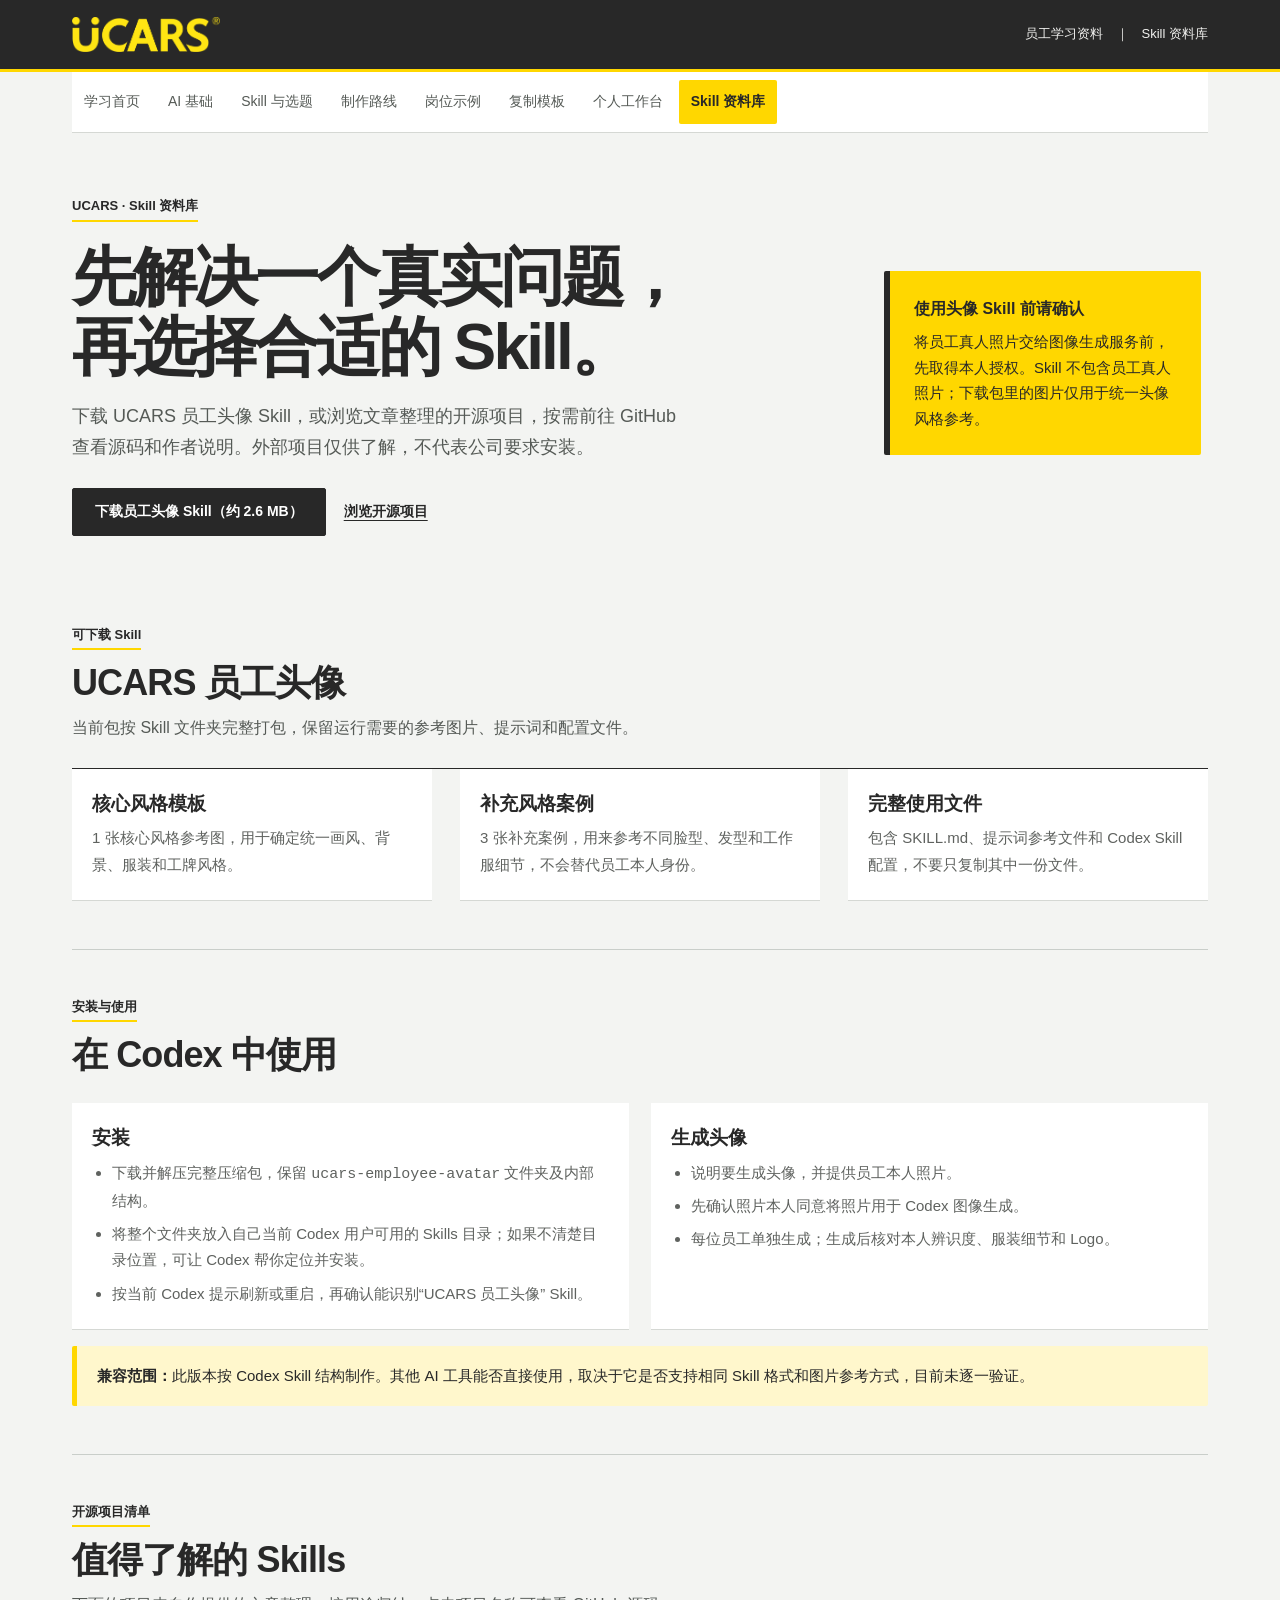
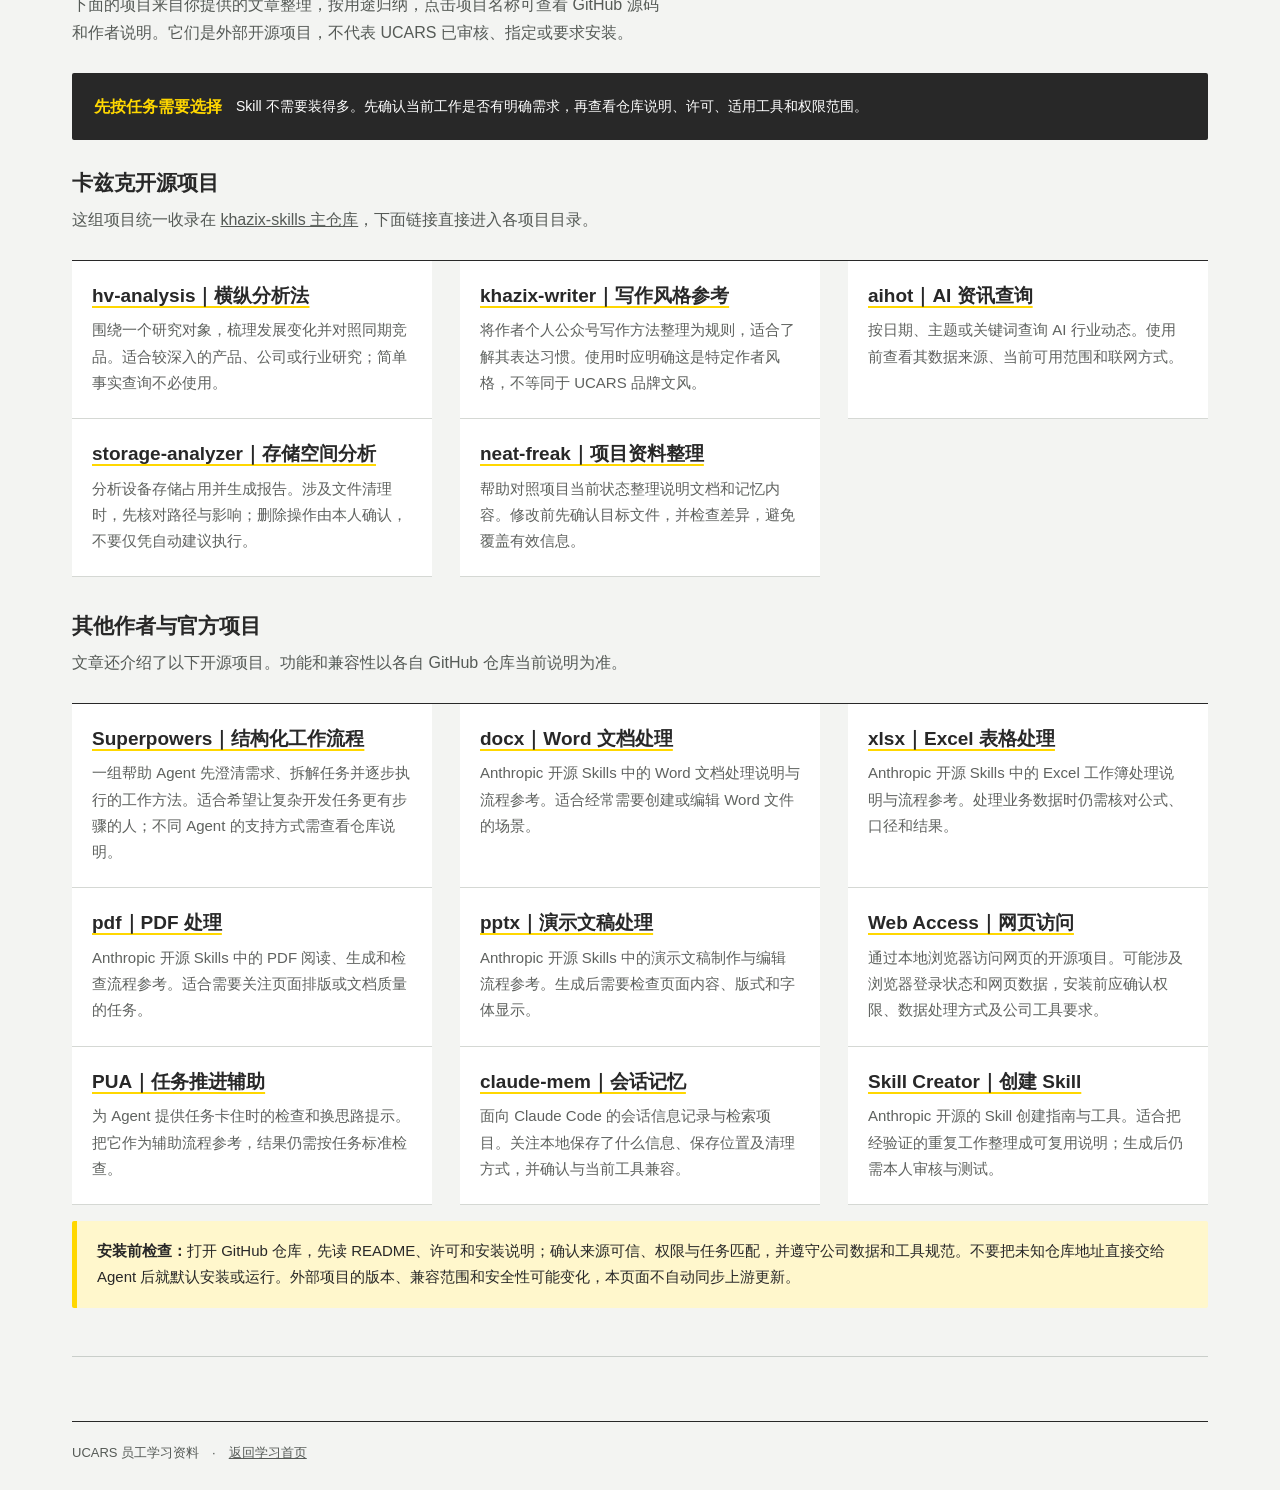
<file: skills.html>
<!doctype html>
<html lang="zh-CN"><head><meta charset="utf-8"><meta name="viewport" content="width=device-width,initial-scale=1"><meta name="description" content="UCARS 可复用 Skill 资料库。"><title>Skill 资料库 · UCARS AI 学习资料</title><link rel="stylesheet" href="assets/site.css"></head><body>
<header class="shell top"><a href="index.html" aria-label="返回学习首页"><img src="assets/ucars-logo-yellow.png" alt="UCARS 官方标识"></a><span>员工学习资料　｜　Skill 资料库</span></header>
<div class="shell"><nav class="site-nav" aria-label="学习资料导航"><a href="index.html">学习首页</a><a href="ai-basics.html">AI 基础</a><a href="skill-guide.html">Skill 与选题</a><a href="skill-practice.html">制作路线</a><a href="role-examples.html">岗位示例</a><a href="practice-templates.html">复制模板</a><a href="personal-workspace.html">个人工作台</a><a href="skills.html" aria-current="page">Skill 资料库</a></nav>
<section class="intro"><div><div class="eyebrow">UCARS · Skill 资料库</div><h1>先解决一个真实问题，<br>再选择合适的 Skill。</h1><p>下载 UCARS 员工头像 Skill，或浏览文章整理的开源项目，按需前往 GitHub 查看源码和作者说明。外部项目仅供了解，不代表公司要求安装。</p><div class="hero-actions"><a class="hero-primary" href="assets/downloads/ucars-employee-avatar-current.zip" download>下载员工头像 Skill（约 2.6 MB）</a><a class="hero-secondary" href="#open-source-skills">浏览开源项目</a></div></div><aside class="priority"><strong>使用头像 Skill 前请确认</strong>将员工真人照片交给图像生成服务前，先取得本人授权。Skill 不包含员工真人照片；下载包里的图片仅用于统一头像风格参考。</aside></section>
<main><section class="section"><div class="head"><div class="kicker">可下载 Skill</div><h2>UCARS 员工头像</h2><p>当前包按 Skill 文件夹完整打包，保留运行需要的参考图片、提示词和配置文件。</p></div><div class="grid"><article class="card"><h3>核心风格模板</h3><p>1 张核心风格参考图，用于确定统一画风、背景、服装和工牌风格。</p></article><article class="card"><h3>补充风格案例</h3><p>3 张补充案例，用来参考不同脸型、发型和工作服细节，不会替代员工本人身份。</p></article><article class="card"><h3>完整使用文件</h3><p>包含 SKILL.md、提示词参考文件和 Codex Skill 配置，不要只复制其中一份文件。</p></article></div></section>
<section class="section"><div class="head"><div class="kicker">安装与使用</div><h2>在 Codex 中使用</h2></div><div class="workbench"><article class="panel"><h3>安装</h3><ul><li>下载并解压完整压缩包，保留 <code>ucars-employee-avatar</code> 文件夹及内部结构。</li><li>将整个文件夹放入自己当前 Codex 用户可用的 Skills 目录；如果不清楚目录位置，可让 Codex 帮你定位并安装。</li><li>按当前 Codex 提示刷新或重启，再确认能识别“UCARS 员工头像” Skill。</li></ul></article><article class="panel"><h3>生成头像</h3><ul><li>说明要生成头像，并提供员工本人照片。</li><li>先确认照片本人同意将照片用于 Codex 图像生成。</li><li>每位员工单独生成；生成后核对本人辨识度、服装细节和 Logo。</li></ul></article></div><div class="callout"><strong>兼容范围：</strong>此版本按 Codex Skill 结构制作。其他 AI 工具能否直接使用，取决于它是否支持相同 Skill 格式和图片参考方式，目前未逐一验证。</div></section>
<section class="section" id="open-source-skills"><div class="head"><div class="kicker">开源项目清单</div><h2>值得了解的 Skills</h2><p>下面的项目来自你提供的文章整理，按用途归纳，点击项目名称可查看 GitHub 源码和作者说明。它们是外部开源项目，不代表 UCARS 已审核、指定或要求安装。</p></div>
<div class="concept-intro"><strong>先按任务需要选择</strong><span>Skill 不需要装得多。先确认当前工作是否有明确需求，再查看仓库说明、许可、适用工具和权限范围。</span></div>
<div class="head" style="margin-top:28px"><h3 style="font-size:21px;margin:0 0 8px">卡兹克开源项目</h3><p>这组项目统一收录在 <a href="https://github.com/KKKKhazix/khazix-skills" target="_blank" rel="noopener noreferrer">khazix-skills 主仓库</a>，下面链接直接进入各项目目录。</p></div>
<div class="grid skill-library-grid">
<article class="card"><h3><a href="https://github.com/KKKKhazix/khazix-skills/tree/main/hv-analysis" target="_blank" rel="noopener noreferrer">hv-analysis｜横纵分析法</a></h3><p>围绕一个研究对象，梳理发展变化并对照同期竞品。适合较深入的产品、公司或行业研究；简单事实查询不必使用。</p></article>
<article class="card"><h3><a href="https://github.com/KKKKhazix/khazix-skills/tree/main/khazix-writer" target="_blank" rel="noopener noreferrer">khazix-writer｜写作风格参考</a></h3><p>将作者个人公众号写作方法整理为规则，适合了解其表达习惯。使用时应明确这是特定作者风格，不等同于 UCARS 品牌文风。</p></article>
<article class="card"><h3><a href="https://github.com/KKKKhazix/khazix-skills/tree/main/aihot" target="_blank" rel="noopener noreferrer">aihot｜AI 资讯查询</a></h3><p>按日期、主题或关键词查询 AI 行业动态。使用前查看其数据来源、当前可用范围和联网方式。</p></article>
<article class="card"><h3><a href="https://github.com/KKKKhazix/khazix-skills/tree/main/storage-analyzer" target="_blank" rel="noopener noreferrer">storage-analyzer｜存储空间分析</a></h3><p>分析设备存储占用并生成报告。涉及文件清理时，先核对路径与影响；删除操作由本人确认，不要仅凭自动建议执行。</p></article>
<article class="card"><h3><a href="https://github.com/KKKKhazix/khazix-skills/tree/main/neat-freak" target="_blank" rel="noopener noreferrer">neat-freak｜项目资料整理</a></h3><p>帮助对照项目当前状态整理说明文档和记忆内容。修改前先确认目标文件，并检查差异，避免覆盖有效信息。</p></article>
</div>
<div class="head" style="margin-top:34px"><h3 style="font-size:21px;margin:0 0 8px">其他作者与官方项目</h3><p>文章还介绍了以下开源项目。功能和兼容性以各自 GitHub 仓库当前说明为准。</p></div>
<div class="grid skill-library-grid">
<article class="card"><h3><a href="https://github.com/obra/superpowers" target="_blank" rel="noopener noreferrer">Superpowers｜结构化工作流程</a></h3><p>一组帮助 Agent 先澄清需求、拆解任务并逐步执行的工作方法。适合希望让复杂开发任务更有步骤的人；不同 Agent 的支持方式需查看仓库说明。</p></article>
<article class="card"><h3><a href="https://github.com/anthropics/skills/tree/main/skills/docx" target="_blank" rel="noopener noreferrer">docx｜Word 文档处理</a></h3><p>Anthropic 开源 Skills 中的 Word 文档处理说明与流程参考。适合经常需要创建或编辑 Word 文件的场景。</p></article>
<article class="card"><h3><a href="https://github.com/anthropics/skills/tree/main/skills/xlsx" target="_blank" rel="noopener noreferrer">xlsx｜Excel 表格处理</a></h3><p>Anthropic 开源 Skills 中的 Excel 工作簿处理说明与流程参考。处理业务数据时仍需核对公式、口径和结果。</p></article>
<article class="card"><h3><a href="https://github.com/anthropics/skills/tree/main/skills/pdf" target="_blank" rel="noopener noreferrer">pdf｜PDF 处理</a></h3><p>Anthropic 开源 Skills 中的 PDF 阅读、生成和检查流程参考。适合需要关注页面排版或文档质量的任务。</p></article>
<article class="card"><h3><a href="https://github.com/anthropics/skills/tree/main/skills/pptx" target="_blank" rel="noopener noreferrer">pptx｜演示文稿处理</a></h3><p>Anthropic 开源 Skills 中的演示文稿制作与编辑流程参考。生成后需要检查页面内容、版式和字体显示。</p></article>
<article class="card"><h3><a href="https://github.com/eze-is/web-access" target="_blank" rel="noopener noreferrer">Web Access｜网页访问</a></h3><p>通过本地浏览器访问网页的开源项目。可能涉及浏览器登录状态和网页数据，安装前应确认权限、数据处理方式及公司工具要求。</p></article>
<article class="card"><h3><a href="https://github.com/tanweai/pua" target="_blank" rel="noopener noreferrer">PUA｜任务推进辅助</a></h3><p>为 Agent 提供任务卡住时的检查和换思路提示。把它作为辅助流程参考，结果仍需按任务标准检查。</p></article>
<article class="card"><h3><a href="https://github.com/thedotmack/claude-mem" target="_blank" rel="noopener noreferrer">claude-mem｜会话记忆</a></h3><p>面向 Claude Code 的会话信息记录与检索项目。关注本地保存了什么信息、保存位置及清理方式，并确认与当前工具兼容。</p></article>
<article class="card"><h3><a href="https://github.com/anthropics/skills/tree/main/skills/skill-creator" target="_blank" rel="noopener noreferrer">Skill Creator｜创建 Skill</a></h3><p>Anthropic 开源的 Skill 创建指南与工具。适合把经验证的重复工作整理成可复用说明；生成后仍需本人审核与测试。</p></article>
</div>
<div class="callout"><strong>安装前检查：</strong>打开 GitHub 仓库，先读 README、许可和安装说明；确认来源可信、权限与任务匹配，并遵守公司数据和工具规范。不要把未知仓库地址直接交给 Agent 后就默认安装或运行。外部项目的版本、兼容范围和安全性可能变化，本页面不自动同步上游更新。</div>
</section></main>
<footer>UCARS 员工学习资料　·　<a href="index.html">返回学习首页</a></footer></div></body></html>
</file>
<file: assets/site.css>
:root{--brand-yellow:#FFD700;--forest:#282828;--forest-deep:#282828;--ink:#282828;--muted:#5F625F;--paper:#F3F4F2;--surface:#FFFFFF;--surface-soft:#E9EBE8;--line:#D5D8D4;--warm:#FFF7CC;--focus:#282828;--measure:66ch;--space:8px}
*{box-sizing:border-box}
html{scroll-behavior:smooth;scroll-padding-top:76px}
body{margin:0;background:var(--paper);color:var(--ink);font:16px/1.7 "Source Han Sans CN","Source Han Sans SC","Noto Sans CJK SC","PingFang SC","Microsoft YaHei",sans-serif}
a{color:inherit}
.shell{max-width:1200px;margin:auto;padding:0 32px}
.top{width:100%;max-width:none;margin:0;min-height:72px;padding:10px max(32px,calc((100vw - 1136px)/2));display:flex;align-items:center;justify-content:space-between;background:var(--forest-deep);border-bottom:4px solid var(--brand-yellow);color:#fff}
.top img{display:block;width:148px;height:auto}
.top span{font-size:13px;color:#E5EBE7;font-weight:500;letter-spacing:.04em}
.intro{padding:56px 0 34px;display:grid;grid-template-columns:minmax(0,1.4fr) minmax(260px,.6fr);gap:48px;align-items:center}
.eyebrow,.kicker{font-size:12px;letter-spacing:.08em;color:var(--forest);font-weight:700}
.eyebrow{display:inline-block;padding:5px 10px;background:#E5EDE7;border-radius:999px}
.intro h1{font-size:clamp(38px,4.2vw,52px);font-weight:700;line-height:1.18;letter-spacing:-.035em;margin:18px 0 14px;max-width:13em}
.intro p{font-size:17px;color:var(--muted);max-width:62ch;margin:0}
.hero-actions{display:flex;align-items:center;gap:18px;margin-top:24px}
.hero-primary{display:inline-flex;align-items:center;justify-content:center;min-height:46px;padding:0 19px;border-radius:8px;background:var(--forest);color:#fff;text-decoration:none;font-size:14px;font-weight:700;box-shadow:0 2px 5px rgba(25,60,52,.14)}
.hero-primary:hover{background:var(--forest-deep)}.hero-secondary{color:var(--forest);font-size:14px;font-weight:700;text-decoration-thickness:1px;text-underline-offset:4px}
.priority{border:1px solid var(--line);border-left:4px solid var(--brand-yellow);border-radius:12px;background:var(--surface);padding:20px 22px;color:var(--muted);font-size:14px;max-width:38ch;box-shadow:0 2px 8px rgba(32,40,36,.04)}
.priority strong{display:block;color:var(--ink);font-size:15px;margin-bottom:7px}
.nav{position:sticky;top:0;z-index:10;display:flex;gap:4px;overflow:auto;padding:8px 10px;background:rgba(245,244,239,.96);border-top:1px solid var(--line);border-bottom:1px solid var(--line);scrollbar-width:thin;backdrop-filter:blur(12px)}
.nav a{white-space:nowrap;text-decoration:none;color:var(--muted);padding:8px 12px;font-size:14px;border-radius:7px;transition:background .15s,color .15s}
.nav a:hover,.nav a:focus-visible{color:var(--forest-deep);background:#E7EDE8;outline:none}
main{padding:12px 0 64px}
.section{scroll-margin-top:76px;margin:0;padding:40px 0 46px;border-bottom:1px solid var(--line)}
.head{margin-bottom:22px;max-width:var(--measure)}
.head h2{font-size:clamp(26px,3vw,32px);font-weight:700;line-height:1.3;letter-spacing:-.02em;margin:8px 0}
.head h3{font-weight:700;line-height:1.4}
.head p{margin:8px 0;color:var(--muted);font-size:15px;max-width:68ch}
.kicker{display:inline-block;text-transform:none;padding:2px 0;border-bottom:2px solid var(--brand-yellow)}
.grid{display:grid;grid-template-columns:repeat(3,minmax(0,1fr));gap:16px}
.card,.panel{min-width:0;background:var(--surface);border:1px solid var(--line);border-radius:12px;padding:20px 21px;box-shadow:0 2px 8px rgba(32,40,36,.035)}
.card h3,.panel h3{font-size:17px;line-height:1.45;margin:0 0 8px}
.card p,.panel p{color:var(--muted);font-size:14px;margin:0}
.feature{display:grid;grid-template-columns:.72fr 1.28fr;background:var(--forest-deep);color:white;border-radius:14px;overflow:hidden;border:1px solid rgba(25,60,52,.12);box-shadow:0 8px 24px rgba(32,40,36,.07)}
.feature-copy{padding:30px}.feature-copy .kicker{color:#F5D95F;border-color:#F5D95F}
.feature-copy h3{font-size:25px;line-height:1.32;margin:12px 0}
.feature-copy p,.feature-copy .note{color:#E0E9E4}.feature-copy .note{font-size:13px;margin-top:16px}
.feature-body{background:var(--surface);color:var(--ink);padding:28px}
.steps{padding:0;margin:0;list-style:none;display:grid;gap:18px;counter-reset:step}
.steps li{display:grid;grid-template-columns:34px 1fr;gap:13px;align-items:start}
.steps li:before{counter-increment:step;content:counter(step,decimal-leading-zero);width:32px;height:32px;border-radius:9px;background:#E6EEE8;color:var(--forest);font-size:12px;font-weight:700;display:grid;place-items:center}
.steps strong{display:block;margin:1px 0 3px}.steps span{font-size:14px;color:var(--muted);line-height:1.7}
.prompt{position:relative;background:var(--forest-deep);color:#F7F8F5;border:1px solid rgba(25,60,52,.15);border-radius:13px;padding:22px 24px;box-shadow:0 6px 18px rgba(32,40,36,.06)}
.prompt pre{white-space:pre-wrap;overflow-wrap:anywhere;font:14px/1.75 "Source Han Sans CN","Source Han Sans SC","Noto Sans CJK SC",sans-serif;margin:0;padding:42px 0 0}
.copy{position:absolute;right:16px;top:14px;border:0;border-radius:7px;color:var(--forest-deep);background:var(--brand-yellow);font:700 13px "Source Han Sans CN","Source Han Sans SC",sans-serif;padding:9px 14px;cursor:pointer}
.copy:hover{filter:brightness(.96)}.copy:focus-visible{outline:3px solid #fff;outline-offset:2px}
.after,.source{font-size:13px;color:var(--muted);margin-top:12px}.after{color:#DBE6E0}
.workbench{display:grid;grid-template-columns:1fr 1fr;gap:16px}
.panel ul{margin:0;padding-left:20px;color:var(--muted);font-size:14px}.panel li+li{margin-top:7px}
.alert{background:var(--warm);border:1px solid #E9D98D;border-left:4px solid #D5B11A;border-radius:9px;color:#544B20;padding:15px 17px;font-size:14px}
.source a{color:var(--forest);text-decoration-thickness:1px;text-underline-offset:3px}
.concept-intro{display:flex;align-items:center;gap:14px;background:var(--forest-deep);color:#fff;border-radius:11px;padding:17px 20px;margin-bottom:16px}
.concept-intro strong{color:#F5D95F;white-space:nowrap}.concept-intro span{font-size:14px}
.formula{margin-top:16px;background:#E8EEE8;border:1px solid #D8E2D9;border-left:4px solid var(--forest);border-radius:10px;padding:17px 20px}.formula strong{display:block;margin-bottom:4px;color:var(--forest-deep)}.formula p{margin:0;color:var(--muted);font-size:14px}
.callout{background:var(--warm);border:1px solid #E9D98D;border-left:4px solid #D5B11A;border-radius:9px;padding:14px 17px;color:#544B20;font-size:14px;margin-top:16px}
footer{background:transparent;color:var(--muted);padding:20px 0 28px;border-top:1px solid var(--line);font-size:13px}
:focus-visible{outline:3px solid var(--focus);outline-offset:3px}
@media(max-width:900px){.shell{padding-left:24px;padding-right:24px}.top{padding-left:24px;padding-right:24px}.intro{gap:28px}.grid{grid-template-columns:repeat(2,minmax(0,1fr))}}
@media(max-width:640px){.shell{padding-left:18px;padding-right:18px}.top{min-height:64px;padding-left:18px;padding-right:18px}.top img{width:122px}.top span{font-size:11px;max-width:150px;text-align:right}.intro{grid-template-columns:1fr;gap:20px;padding:36px 0 26px}.intro h1{font-size:38px}.hero-actions{gap:14px;flex-wrap:wrap}.priority{max-width:none}.nav{margin:0 -18px;padding:7px 18px}.nav a{font-size:13px;padding:7px 10px}.section{padding:30px 0 34px}.head h2{font-size:26px}.grid,.workbench,.feature{grid-template-columns:1fr}.feature-copy,.feature-body{padding:21px}.concept-intro{align-items:flex-start;flex-direction:column;gap:5px}.prompt{padding:18px}.prompt pre{font-size:13px;padding-top:44px}footer{padding:18px 18px 24px}}
@media(prefers-reduced-motion:reduce){html{scroll-behavior:auto}*,*::before,*::after{transition:none!important}}

.skill-library-grid .card h3 a{color:var(--ink);text-decoration-color:var(--brand-yellow);text-decoration-thickness:2px;text-underline-offset:4px}
.skill-library-grid .card h3 a:hover{color:#555A56;text-decoration-color:#282828}
.skill-library-grid .card p{max-width:58ch}

.page-lead{padding:32px 0 6px}.page-lead p{max-width:68ch;color:var(--muted)}.page-nav-grid{display:grid;grid-template-columns:repeat(3,minmax(0,1fr));gap:16px}.page-card{display:flex;flex-direction:column;gap:8px;min-height:185px;padding:22px;background:var(--surface);border:1px solid var(--line);border-radius:12px;text-decoration:none;box-shadow:0 2px 8px rgba(32,40,36,.035);transition:transform .15s,box-shadow .15s}.page-card:hover{transform:translateY(-2px);box-shadow:0 8px 20px rgba(32,40,36,.08)}.page-card strong{font-size:18px;color:var(--ink)}.page-card span{font-size:14px;color:var(--muted)}.page-card em{margin-top:auto;color:var(--forest);font-style:normal;font-size:13px;font-weight:700}.site-nav{display:flex;gap:4px;overflow:auto;padding:8px 0;background:var(--paper);border-bottom:1px solid var(--line);scrollbar-width:thin}.site-nav a{white-space:nowrap;text-decoration:none;color:var(--muted);padding:8px 10px;font-size:13px;border-radius:7px}.site-nav a:hover,.site-nav a:focus-visible{color:var(--forest);background:#E7EDE8;outline:none}.empty-state{padding:36px;background:var(--surface);border:1px dashed #BFCAC1;border-radius:14px;text-align:center}.empty-mark{width:52px;height:52px;margin:0 auto 12px;border-radius:15px;background:#E6EEE8;display:grid;place-items:center;color:var(--forest);font-size:25px;font-weight:700}.empty-state h3{margin:0 0 7px;font-size:19px}.empty-state p{max-width:58ch;margin:0 auto;color:var(--muted);font-size:14px}@media(max-width:900px){.page-nav-grid{grid-template-columns:repeat(2,minmax(0,1fr))}}@media(max-width:640px){.page-nav-grid{grid-template-columns:1fr}.page-card{min-height:150px}.page-lead{padding:24px 0 2px}.site-nav{margin:0 -18px;padding:7px 18px}.empty-state{padding:26px 18px}}
.final-outcome{display:grid;grid-template-columns:minmax(180px,.36fr) 1fr;gap:20px;align-items:center;margin:0 0 20px;padding:22px 24px;background:#E8EEE8;border:1px solid #D8E2D9;border-left:5px solid var(--forest);border-radius:12px}.final-outcome .kicker{margin-bottom:5px}.final-outcome h2{margin:0;font-size:20px;line-height:1.35;color:var(--forest-deep)}.final-outcome p{margin:0;color:var(--muted);font-size:14px}.final-outcome strong{color:var(--ink)}@media(max-width:640px){.final-outcome{grid-template-columns:1fr;gap:8px;padding:18px}}


/* UCARS learning field guide: high-contrast brand colors, editorial hierarchy, restrained surfaces. */
body{background:var(--paper);color:var(--ink);font-family:"Source Han Sans SC","Source Han Sans CN","Noto Sans CJK SC","PingFang SC","Microsoft YaHei",sans-serif}
.top{background:#282828;border-bottom:3px solid var(--brand-yellow)}
.top span{font-size:13px;color:#F1F1EF;letter-spacing:0}
.nav{background:#FFFFFF;border-top:0;border-bottom:1px solid var(--line)}
.nav a,.site-nav a{border-radius:2px;transition:background-color .15s,color .15s}
.site-nav{position:sticky;top:0;z-index:10;background:rgba(255,255,255,.97);border-bottom:1px solid var(--line);backdrop-filter:blur(10px)}
.site-nav a{color:#555A56;padding:10px 12px;font-size:14px}
.site-nav a:hover,.site-nav a:focus-visible{background:#F3F4F2;color:#282828}
.site-nav a[aria-current="page"]{color:#282828;background:var(--brand-yellow);font-weight:700}
.eyebrow,.kicker{color:#282828;font-size:13px;font-weight:700;letter-spacing:0}
.eyebrow{padding:3px 0;background:none;border-radius:0;border-bottom:2px solid var(--brand-yellow)}
.kicker{border-bottom:2px solid var(--brand-yellow)}
.intro{padding-top:58px;padding-bottom:42px;gap:56px}
.intro h1{font-size:clamp(42px,5.2vw,64px);line-height:1.1;letter-spacing:-.045em;margin:20px 0 18px;max-width:12em}
.intro p{font-size:18px;line-height:1.75;color:#555A56}
.hero-primary{background:#282828;border:1px solid #282828;border-radius:2px;box-shadow:none;min-height:48px;padding:0 22px;color:#FFFFFF}
.hero-primary:hover{background:#444;border-color:#444}
.hero-secondary{color:#282828}
.priority{background:var(--brand-yellow);border:0;border-left:6px solid #282828;border-radius:2px;padding:24px;color:#282828;font-size:15px;box-shadow:none}
.priority strong{color:#282828;font-size:16px}
.page-lead{padding:34px 0 18px;border-bottom:1px solid var(--line)}
.page-lead .eyebrow{margin-bottom:12px}
.page-lead p{font-size:17px;line-height:1.75;color:#555A56}
main{padding-top:0}
.section{padding:42px 0 48px;border-bottom:1px solid #C9CECA}
.head{margin-bottom:26px}
.head h2{font-size:clamp(28px,3vw,36px);line-height:1.25;letter-spacing:-.025em;margin:10px 0 9px}
.head p{font-size:16px;line-height:1.75;color:#555A56}
.grid{gap:0 28px;border-top:1px solid #282828}
.card,.panel{background:#FFFFFF;border:0;border-bottom:1px solid var(--line);border-radius:0;padding:22px 20px;box-shadow:none}
.card h3,.panel h3{font-size:19px;line-height:1.4}
.card p,.panel p,.panel ul{font-size:15px;line-height:1.75}
.page-nav-grid{gap:12px}
.page-card{min-height:170px;padding:22px 22px 18px;background:#FFFFFF;border:0;border-top:3px solid var(--brand-yellow);border-radius:2px;box-shadow:none;transition:background-color .15s,color .15s}
.page-card:hover{transform:none;background:#282828;box-shadow:none}
.page-card:hover strong,.page-card:hover span,.page-card:hover em{color:#FFFFFF}
.page-card strong{font-size:20px;color:#282828}
.page-card span{font-size:15px;line-height:1.65;color:#5F625F}
.page-card em{color:#282828}
.feature{grid-template-columns:minmax(245px,.62fr) minmax(0,1.38fr);border:0;border-radius:2px;background:#282828;box-shadow:none}
.feature-copy{padding:32px;background:#282828}
.feature-copy .kicker{color:var(--brand-yellow);border-color:var(--brand-yellow)}
.feature-copy h3{font-size:27px;line-height:1.3}
.feature-copy p,.feature-copy .note{color:#E5E5E2}
.feature-copy .note{font-size:14px;line-height:1.7}
.feature-body{padding:32px;background:#FFFFFF}
.steps{gap:20px}
.steps li{grid-template-columns:36px 1fr;gap:15px}
.steps li:before{width:34px;height:34px;border-radius:2px;background:var(--brand-yellow);color:#282828;font-size:13px}
.steps strong{font-size:16px}
.steps span{font-size:15px;line-height:1.75;color:#555A56}
.prompt{background:#282828;border:0;border-radius:2px;padding:24px 26px;box-shadow:none}
.prompt pre{font-size:15px;line-height:1.8}
.copy{border-radius:2px;background:var(--brand-yellow);color:#282828;font-size:14px;padding:10px 16px}
.after{font-size:14px;line-height:1.7;color:#E6E7E4}
.workbench{gap:22px}
.alert,.callout{background:#FFF7CC;border:0;border-left:5px solid var(--brand-yellow);border-radius:2px;color:#282828;padding:17px 20px;font-size:15px;line-height:1.75}
.concept-intro{background:#282828;border-radius:2px;padding:20px 22px}
.concept-intro strong{color:var(--brand-yellow)}
.formula{background:#FFFFFF;border:0;border-left:5px solid var(--brand-yellow);border-radius:2px;padding:20px 22px}
.final-outcome{background:var(--brand-yellow);border:0;border-left:6px solid #282828;border-radius:2px;gap:24px;padding:24px 26px}
.final-outcome h2,.final-outcome p,.final-outcome strong{color:#282828}
.empty-state{background:#FFFFFF;border:1px solid #282828;border-radius:2px;text-align:left}
.empty-mark{border-radius:2px;background:var(--brand-yellow);color:#282828}
footer{border-top:1px solid #282828;color:#555A56}
:focus-visible{outline:3px solid #282828;outline-offset:3px}
@media(max-width:900px){.intro{gap:32px}.feature{grid-template-columns:minmax(205px,.65fr) minmax(0,1.35fr)}}
@media(max-width:640px){.intro{padding-top:38px;padding-bottom:30px}.intro h1{font-size:42px}.intro p{font-size:16px}.site-nav{margin:0 -18px;padding:6px 18px}.site-nav a{font-size:14px;padding:9px 10px}.page-lead{padding:25px 0 14px}.page-lead p{font-size:16px}.section{padding:32px 0 36px}.feature-copy,.feature-body{padding:22px}.feature-copy h3{font-size:24px}.steps{gap:17px}.prompt{padding:20px}.prompt pre{font-size:14px;line-height:1.75}.final-outcome{padding:20px;gap:10px}.card,.panel{padding:19px 16px}}
</file>
